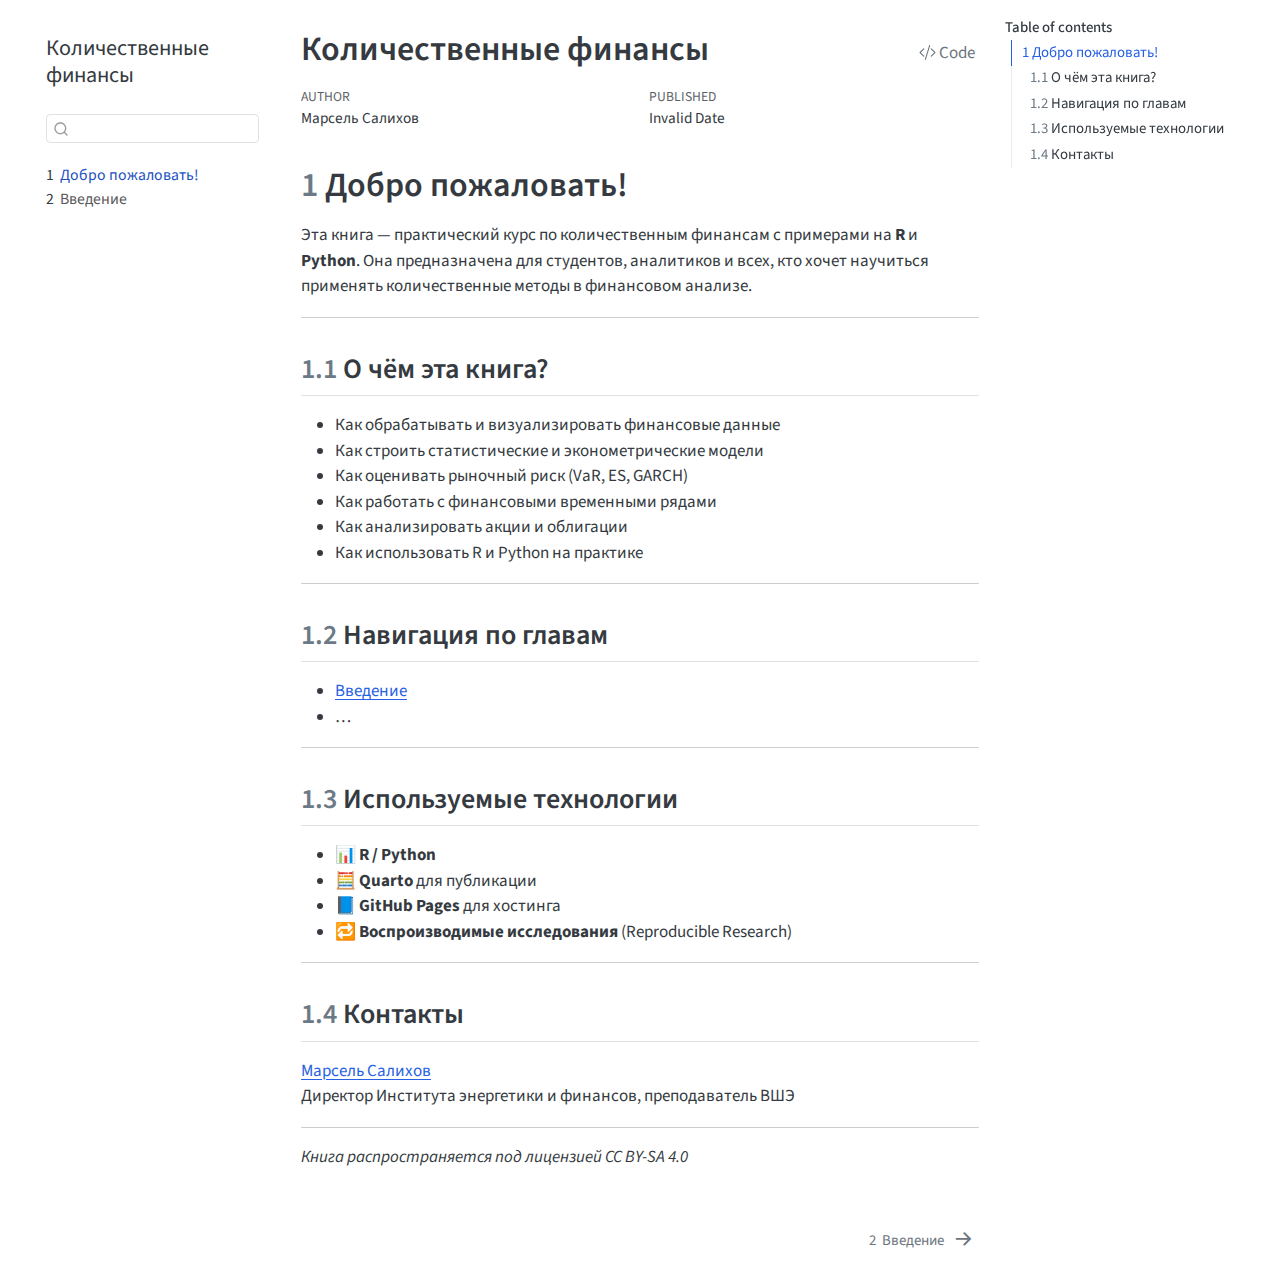
<file: index.html>
<!DOCTYPE html>
<html xmlns="http://www.w3.org/1999/xhtml" lang="en" xml:lang="en"><head>

<meta charset="utf-8">
<meta name="generator" content="quarto-1.7.31">

<meta name="viewport" content="width=device-width, initial-scale=1.0, user-scalable=yes">

<meta name="author" content="Марсель Салихов">

<title>Количественные финансы</title>
<style>
code{white-space: pre-wrap;}
span.smallcaps{font-variant: small-caps;}
div.columns{display: flex; gap: min(4vw, 1.5em);}
div.column{flex: auto; overflow-x: auto;}
div.hanging-indent{margin-left: 1.5em; text-indent: -1.5em;}
ul.task-list{list-style: none;}
ul.task-list li input[type="checkbox"] {
  width: 0.8em;
  margin: 0 0.8em 0.2em -1em; /* quarto-specific, see https://github.com/quarto-dev/quarto-cli/issues/4556 */ 
  vertical-align: middle;
}
/* CSS for syntax highlighting */
html { -webkit-text-size-adjust: 100%; }
pre > code.sourceCode { white-space: pre; position: relative; }
pre > code.sourceCode > span { display: inline-block; line-height: 1.25; }
pre > code.sourceCode > span:empty { height: 1.2em; }
.sourceCode { overflow: visible; }
code.sourceCode > span { color: inherit; text-decoration: inherit; }
div.sourceCode { margin: 1em 0; }
pre.sourceCode { margin: 0; }
@media screen {
div.sourceCode { overflow: auto; }
}
@media print {
pre > code.sourceCode { white-space: pre-wrap; }
pre > code.sourceCode > span { text-indent: -5em; padding-left: 5em; }
}
pre.numberSource code
  { counter-reset: source-line 0; }
pre.numberSource code > span
  { position: relative; left: -4em; counter-increment: source-line; }
pre.numberSource code > span > a:first-child::before
  { content: counter(source-line);
    position: relative; left: -1em; text-align: right; vertical-align: baseline;
    border: none; display: inline-block;
    -webkit-touch-callout: none; -webkit-user-select: none;
    -khtml-user-select: none; -moz-user-select: none;
    -ms-user-select: none; user-select: none;
    padding: 0 4px; width: 4em;
  }
pre.numberSource { margin-left: 3em;  padding-left: 4px; }
div.sourceCode
  {   }
@media screen {
pre > code.sourceCode > span > a:first-child::before { text-decoration: underline; }
}
</style>


<script src="site_libs/quarto-nav/quarto-nav.js"></script>
<script src="site_libs/quarto-nav/headroom.min.js"></script>
<script src="site_libs/clipboard/clipboard.min.js"></script>
<script src="site_libs/quarto-search/autocomplete.umd.js"></script>
<script src="site_libs/quarto-search/fuse.min.js"></script>
<script src="site_libs/quarto-search/quarto-search.js"></script>
<meta name="quarto:offset" content="./">
<link href="./01-intro.html" rel="next">
<script src="site_libs/quarto-html/quarto.js" type="module"></script>
<script src="site_libs/quarto-html/tabsets/tabsets.js" type="module"></script>
<script src="site_libs/quarto-html/popper.min.js"></script>
<script src="site_libs/quarto-html/tippy.umd.min.js"></script>
<script src="site_libs/quarto-html/anchor.min.js"></script>
<link href="site_libs/quarto-html/tippy.css" rel="stylesheet">
<link href="site_libs/quarto-html/quarto-syntax-highlighting-e1a5c8363afafaef2c763b6775fbf3ca.css" rel="stylesheet" id="quarto-text-highlighting-styles">
<script src="site_libs/bootstrap/bootstrap.min.js"></script>
<link href="site_libs/bootstrap/bootstrap-icons.css" rel="stylesheet">
<link href="site_libs/bootstrap/bootstrap-364982630eef5352dd1537128a8ed5cb.min.css" rel="stylesheet" append-hash="true" id="quarto-bootstrap" data-mode="light">
<script id="quarto-search-options" type="application/json">{
  "location": "sidebar",
  "copy-button": false,
  "collapse-after": 3,
  "panel-placement": "start",
  "type": "textbox",
  "limit": 50,
  "keyboard-shortcut": [
    "f",
    "/",
    "s"
  ],
  "show-item-context": false,
  "language": {
    "search-no-results-text": "No results",
    "search-matching-documents-text": "matching documents",
    "search-copy-link-title": "Copy link to search",
    "search-hide-matches-text": "Hide additional matches",
    "search-more-match-text": "more match in this document",
    "search-more-matches-text": "more matches in this document",
    "search-clear-button-title": "Clear",
    "search-text-placeholder": "",
    "search-detached-cancel-button-title": "Cancel",
    "search-submit-button-title": "Submit",
    "search-label": "Search"
  }
}</script>


</head>

<body class="nav-sidebar floating quarto-light">

<div id="quarto-search-results"></div>
  <header id="quarto-header" class="headroom fixed-top">
  <nav class="quarto-secondary-nav">
    <div class="container-fluid d-flex">
      <button type="button" class="quarto-btn-toggle btn" data-bs-toggle="collapse" role="button" data-bs-target=".quarto-sidebar-collapse-item" aria-controls="quarto-sidebar" aria-expanded="false" aria-label="Toggle sidebar navigation" onclick="if (window.quartoToggleHeadroom) { window.quartoToggleHeadroom(); }">
        <i class="bi bi-layout-text-sidebar-reverse"></i>
      </button>
        <nav class="quarto-page-breadcrumbs" aria-label="breadcrumb"><ol class="breadcrumb"><li class="breadcrumb-item"><a href="./index.html"><span class="chapter-number">1</span>&nbsp; <span class="chapter-title">Добро пожаловать!</span></a></li></ol></nav>
        <a class="flex-grow-1" role="navigation" data-bs-toggle="collapse" data-bs-target=".quarto-sidebar-collapse-item" aria-controls="quarto-sidebar" aria-expanded="false" aria-label="Toggle sidebar navigation" onclick="if (window.quartoToggleHeadroom) { window.quartoToggleHeadroom(); }">      
        </a>
      <button type="button" class="btn quarto-search-button" aria-label="Search" onclick="window.quartoOpenSearch();">
        <i class="bi bi-search"></i>
      </button>
    </div>
  </nav>
</header>
<!-- content -->
<div id="quarto-content" class="quarto-container page-columns page-rows-contents page-layout-article">
<!-- sidebar -->
  <nav id="quarto-sidebar" class="sidebar collapse collapse-horizontal quarto-sidebar-collapse-item sidebar-navigation floating overflow-auto">
    <div class="pt-lg-2 mt-2 text-left sidebar-header">
    <div class="sidebar-title mb-0 py-0">
      <a href="./">Количественные финансы</a> 
    </div>
      </div>
        <div class="mt-2 flex-shrink-0 align-items-center">
        <div class="sidebar-search">
        <div id="quarto-search" class="" title="Search"></div>
        </div>
        </div>
    <div class="sidebar-menu-container"> 
    <ul class="list-unstyled mt-1">
        <li class="sidebar-item">
  <div class="sidebar-item-container"> 
  <a href="./index.html" class="sidebar-item-text sidebar-link active">
 <span class="menu-text"><span class="chapter-number">1</span>&nbsp; <span class="chapter-title">Добро пожаловать!</span></span></a>
  </div>
</li>
        <li class="sidebar-item">
  <div class="sidebar-item-container"> 
  <a href="./01-intro.html" class="sidebar-item-text sidebar-link">
 <span class="menu-text"><span class="chapter-number">2</span>&nbsp; <span class="chapter-title">Введение</span></span></a>
  </div>
</li>
    </ul>
    </div>
</nav>
<div id="quarto-sidebar-glass" class="quarto-sidebar-collapse-item" data-bs-toggle="collapse" data-bs-target=".quarto-sidebar-collapse-item"></div>
<!-- margin-sidebar -->
    <div id="quarto-margin-sidebar" class="sidebar margin-sidebar">
        <nav id="TOC" role="doc-toc" class="toc-active">
    <h2 id="toc-title">Table of contents</h2>
   
  <ul>
  <li><a href="#добро-пожаловать" id="toc-добро-пожаловать" class="nav-link active" data-scroll-target="#добро-пожаловать"><span class="header-section-number">1</span> Добро пожаловать!</a>
  <ul class="collapse">
  <li><a href="#о-чём-эта-книга" id="toc-о-чём-эта-книга" class="nav-link" data-scroll-target="#о-чём-эта-книга"><span class="header-section-number">1.1</span> О чём эта книга?</a></li>
  <li><a href="#навигация-по-главам" id="toc-навигация-по-главам" class="nav-link" data-scroll-target="#навигация-по-главам"><span class="header-section-number">1.2</span> Навигация по главам</a></li>
  <li><a href="#используемые-технологии" id="toc-используемые-технологии" class="nav-link" data-scroll-target="#используемые-технологии"><span class="header-section-number">1.3</span> Используемые технологии</a></li>
  <li><a href="#контакты" id="toc-контакты" class="nav-link" data-scroll-target="#контакты"><span class="header-section-number">1.4</span> Контакты</a></li>
  </ul></li>
  </ul>
</nav>
    </div>
<!-- main -->
<main class="content" id="quarto-document-content">

<header id="title-block-header" class="quarto-title-block default">
<div class="quarto-title">
<div class="quarto-title-block"><div><h1 class="title">Количественные финансы</h1><button type="button" class="btn code-tools-button" id="quarto-code-tools-source"><i class="bi"></i> Code</button></div></div>
</div>



<div class="quarto-title-meta">

    <div>
    <div class="quarto-title-meta-heading">Author</div>
    <div class="quarto-title-meta-contents">
             <p>Марсель Салихов </p>
          </div>
  </div>
    
    <div>
    <div class="quarto-title-meta-heading">Published</div>
    <div class="quarto-title-meta-contents">
      <p class="date">Invalid Date</p>
    </div>
  </div>
  
    
  </div>
  


</header>


<section id="добро-пожаловать" class="level1" data-number="1">
<h1 data-number="1"><span class="header-section-number">1</span> Добро пожаловать!</h1>
<p>Эта книга — практический курс по количественным финансам с примерами на <strong>R</strong> и <strong>Python</strong>. Она предназначена для студентов, аналитиков и всех, кто хочет научиться применять количественные методы в финансовом анализе.</p>
<hr>
<section id="о-чём-эта-книга" class="level2" data-number="1.1">
<h2 data-number="1.1" class="anchored" data-anchor-id="о-чём-эта-книга"><span class="header-section-number">1.1</span> О чём эта книга?</h2>
<ul>
<li>Как обрабатывать и визуализировать финансовые данные</li>
<li>Как строить статистические и эконометрические модели</li>
<li>Как оценивать рыночный риск (VaR, ES, GARCH)</li>
<li>Как работать с финансовыми временными рядами</li>
<li>Как анализировать акции и облигации</li>
<li>Как использовать R и Python на практике</li>
</ul>
<hr>
</section>
<section id="навигация-по-главам" class="level2" data-number="1.2">
<h2 data-number="1.2" class="anchored" data-anchor-id="навигация-по-главам"><span class="header-section-number">1.2</span> Навигация по главам</h2>
<ul>
<li><a href="./01-intro.html">Введение</a></li>
<li>…</li>
</ul>
<hr>
</section>
<section id="используемые-технологии" class="level2" data-number="1.3">
<h2 data-number="1.3" class="anchored" data-anchor-id="используемые-технологии"><span class="header-section-number">1.3</span> Используемые технологии</h2>
<ul>
<li>📊 <strong>R / Python</strong></li>
<li>🧮 <strong>Quarto</strong> для публикации</li>
<li>📘 <strong>GitHub Pages</strong> для хостинга</li>
<li>🔁 <strong>Воспроизводимые исследования</strong> (Reproducible Research)</li>
</ul>
<hr>
</section>
<section id="контакты" class="level2" data-number="1.4">
<h2 data-number="1.4" class="anchored" data-anchor-id="контакты"><span class="header-section-number">1.4</span> Контакты</h2>
<p><a href="https://www.hse.ru/org/persons/26780297">Марсель Салихов</a><br>
Директор Института энергетики и финансов, преподаватель ВШЭ</p>
<hr>
<p><em>Книга распространяется под лицензией CC BY-SA 4.0</em></p>


<!-- -->

</section>
</section>

</main> <!-- /main -->
<script id="quarto-html-after-body" type="application/javascript">
  window.document.addEventListener("DOMContentLoaded", function (event) {
    const icon = "";
    const anchorJS = new window.AnchorJS();
    anchorJS.options = {
      placement: 'right',
      icon: icon
    };
    anchorJS.add('.anchored');
    const isCodeAnnotation = (el) => {
      for (const clz of el.classList) {
        if (clz.startsWith('code-annotation-')) {                     
          return true;
        }
      }
      return false;
    }
    const onCopySuccess = function(e) {
      // button target
      const button = e.trigger;
      // don't keep focus
      button.blur();
      // flash "checked"
      button.classList.add('code-copy-button-checked');
      var currentTitle = button.getAttribute("title");
      button.setAttribute("title", "Copied!");
      let tooltip;
      if (window.bootstrap) {
        button.setAttribute("data-bs-toggle", "tooltip");
        button.setAttribute("data-bs-placement", "left");
        button.setAttribute("data-bs-title", "Copied!");
        tooltip = new bootstrap.Tooltip(button, 
          { trigger: "manual", 
            customClass: "code-copy-button-tooltip",
            offset: [0, -8]});
        tooltip.show();    
      }
      setTimeout(function() {
        if (tooltip) {
          tooltip.hide();
          button.removeAttribute("data-bs-title");
          button.removeAttribute("data-bs-toggle");
          button.removeAttribute("data-bs-placement");
        }
        button.setAttribute("title", currentTitle);
        button.classList.remove('code-copy-button-checked');
      }, 1000);
      // clear code selection
      e.clearSelection();
    }
    const getTextToCopy = function(trigger) {
        const codeEl = trigger.previousElementSibling.cloneNode(true);
        for (const childEl of codeEl.children) {
          if (isCodeAnnotation(childEl)) {
            childEl.remove();
          }
        }
        return codeEl.innerText;
    }
    const clipboard = new window.ClipboardJS('.code-copy-button:not([data-in-quarto-modal])', {
      text: getTextToCopy
    });
    clipboard.on('success', onCopySuccess);
    if (window.document.getElementById('quarto-embedded-source-code-modal')) {
      const clipboardModal = new window.ClipboardJS('.code-copy-button[data-in-quarto-modal]', {
        text: getTextToCopy,
        container: window.document.getElementById('quarto-embedded-source-code-modal')
      });
      clipboardModal.on('success', onCopySuccess);
    }
    const viewSource = window.document.getElementById('quarto-view-source') ||
                       window.document.getElementById('quarto-code-tools-source');
    if (viewSource) {
      const sourceUrl = viewSource.getAttribute("data-quarto-source-url");
      viewSource.addEventListener("click", function(e) {
        if (sourceUrl) {
          // rstudio viewer pane
          if (/\bcapabilities=\b/.test(window.location)) {
            window.open(sourceUrl);
          } else {
            window.location.href = sourceUrl;
          }
        } else {
          const modal = new bootstrap.Modal(document.getElementById('quarto-embedded-source-code-modal'));
          modal.show();
        }
        return false;
      });
    }
    function toggleCodeHandler(show) {
      return function(e) {
        const detailsSrc = window.document.querySelectorAll(".cell > details > .sourceCode");
        for (let i=0; i<detailsSrc.length; i++) {
          const details = detailsSrc[i].parentElement;
          if (show) {
            details.open = true;
          } else {
            details.removeAttribute("open");
          }
        }
        const cellCodeDivs = window.document.querySelectorAll(".cell > .sourceCode");
        const fromCls = show ? "hidden" : "unhidden";
        const toCls = show ? "unhidden" : "hidden";
        for (let i=0; i<cellCodeDivs.length; i++) {
          const codeDiv = cellCodeDivs[i];
          if (codeDiv.classList.contains(fromCls)) {
            codeDiv.classList.remove(fromCls);
            codeDiv.classList.add(toCls);
          } 
        }
        return false;
      }
    }
    const hideAllCode = window.document.getElementById("quarto-hide-all-code");
    if (hideAllCode) {
      hideAllCode.addEventListener("click", toggleCodeHandler(false));
    }
    const showAllCode = window.document.getElementById("quarto-show-all-code");
    if (showAllCode) {
      showAllCode.addEventListener("click", toggleCodeHandler(true));
    }
      var localhostRegex = new RegExp(/^(?:http|https):\/\/localhost\:?[0-9]*\//);
      var mailtoRegex = new RegExp(/^mailto:/);
        var filterRegex = new RegExp('/' + window.location.host + '/');
      var isInternal = (href) => {
          return filterRegex.test(href) || localhostRegex.test(href) || mailtoRegex.test(href);
      }
      // Inspect non-navigation links and adorn them if external
     var links = window.document.querySelectorAll('a[href]:not(.nav-link):not(.navbar-brand):not(.toc-action):not(.sidebar-link):not(.sidebar-item-toggle):not(.pagination-link):not(.no-external):not([aria-hidden]):not(.dropdown-item):not(.quarto-navigation-tool):not(.about-link)');
      for (var i=0; i<links.length; i++) {
        const link = links[i];
        if (!isInternal(link.href)) {
          // undo the damage that might have been done by quarto-nav.js in the case of
          // links that we want to consider external
          if (link.dataset.originalHref !== undefined) {
            link.href = link.dataset.originalHref;
          }
        }
      }
    function tippyHover(el, contentFn, onTriggerFn, onUntriggerFn) {
      const config = {
        allowHTML: true,
        maxWidth: 500,
        delay: 100,
        arrow: false,
        appendTo: function(el) {
            return el.parentElement;
        },
        interactive: true,
        interactiveBorder: 10,
        theme: 'quarto',
        placement: 'bottom-start',
      };
      if (contentFn) {
        config.content = contentFn;
      }
      if (onTriggerFn) {
        config.onTrigger = onTriggerFn;
      }
      if (onUntriggerFn) {
        config.onUntrigger = onUntriggerFn;
      }
      window.tippy(el, config); 
    }
    const noterefs = window.document.querySelectorAll('a[role="doc-noteref"]');
    for (var i=0; i<noterefs.length; i++) {
      const ref = noterefs[i];
      tippyHover(ref, function() {
        // use id or data attribute instead here
        let href = ref.getAttribute('data-footnote-href') || ref.getAttribute('href');
        try { href = new URL(href).hash; } catch {}
        const id = href.replace(/^#\/?/, "");
        const note = window.document.getElementById(id);
        if (note) {
          return note.innerHTML;
        } else {
          return "";
        }
      });
    }
    const xrefs = window.document.querySelectorAll('a.quarto-xref');
    const processXRef = (id, note) => {
      // Strip column container classes
      const stripColumnClz = (el) => {
        el.classList.remove("page-full", "page-columns");
        if (el.children) {
          for (const child of el.children) {
            stripColumnClz(child);
          }
        }
      }
      stripColumnClz(note)
      if (id === null || id.startsWith('sec-')) {
        // Special case sections, only their first couple elements
        const container = document.createElement("div");
        if (note.children && note.children.length > 2) {
          container.appendChild(note.children[0].cloneNode(true));
          for (let i = 1; i < note.children.length; i++) {
            const child = note.children[i];
            if (child.tagName === "P" && child.innerText === "") {
              continue;
            } else {
              container.appendChild(child.cloneNode(true));
              break;
            }
          }
          if (window.Quarto?.typesetMath) {
            window.Quarto.typesetMath(container);
          }
          return container.innerHTML
        } else {
          if (window.Quarto?.typesetMath) {
            window.Quarto.typesetMath(note);
          }
          return note.innerHTML;
        }
      } else {
        // Remove any anchor links if they are present
        const anchorLink = note.querySelector('a.anchorjs-link');
        if (anchorLink) {
          anchorLink.remove();
        }
        if (window.Quarto?.typesetMath) {
          window.Quarto.typesetMath(note);
        }
        if (note.classList.contains("callout")) {
          return note.outerHTML;
        } else {
          return note.innerHTML;
        }
      }
    }
    for (var i=0; i<xrefs.length; i++) {
      const xref = xrefs[i];
      tippyHover(xref, undefined, function(instance) {
        instance.disable();
        let url = xref.getAttribute('href');
        let hash = undefined; 
        if (url.startsWith('#')) {
          hash = url;
        } else {
          try { hash = new URL(url).hash; } catch {}
        }
        if (hash) {
          const id = hash.replace(/^#\/?/, "");
          const note = window.document.getElementById(id);
          if (note !== null) {
            try {
              const html = processXRef(id, note.cloneNode(true));
              instance.setContent(html);
            } finally {
              instance.enable();
              instance.show();
            }
          } else {
            // See if we can fetch this
            fetch(url.split('#')[0])
            .then(res => res.text())
            .then(html => {
              const parser = new DOMParser();
              const htmlDoc = parser.parseFromString(html, "text/html");
              const note = htmlDoc.getElementById(id);
              if (note !== null) {
                const html = processXRef(id, note);
                instance.setContent(html);
              } 
            }).finally(() => {
              instance.enable();
              instance.show();
            });
          }
        } else {
          // See if we can fetch a full url (with no hash to target)
          // This is a special case and we should probably do some content thinning / targeting
          fetch(url)
          .then(res => res.text())
          .then(html => {
            const parser = new DOMParser();
            const htmlDoc = parser.parseFromString(html, "text/html");
            const note = htmlDoc.querySelector('main.content');
            if (note !== null) {
              // This should only happen for chapter cross references
              // (since there is no id in the URL)
              // remove the first header
              if (note.children.length > 0 && note.children[0].tagName === "HEADER") {
                note.children[0].remove();
              }
              const html = processXRef(null, note);
              instance.setContent(html);
            } 
          }).finally(() => {
            instance.enable();
            instance.show();
          });
        }
      }, function(instance) {
      });
    }
        let selectedAnnoteEl;
        const selectorForAnnotation = ( cell, annotation) => {
          let cellAttr = 'data-code-cell="' + cell + '"';
          let lineAttr = 'data-code-annotation="' +  annotation + '"';
          const selector = 'span[' + cellAttr + '][' + lineAttr + ']';
          return selector;
        }
        const selectCodeLines = (annoteEl) => {
          const doc = window.document;
          const targetCell = annoteEl.getAttribute("data-target-cell");
          const targetAnnotation = annoteEl.getAttribute("data-target-annotation");
          const annoteSpan = window.document.querySelector(selectorForAnnotation(targetCell, targetAnnotation));
          const lines = annoteSpan.getAttribute("data-code-lines").split(",");
          const lineIds = lines.map((line) => {
            return targetCell + "-" + line;
          })
          let top = null;
          let height = null;
          let parent = null;
          if (lineIds.length > 0) {
              //compute the position of the single el (top and bottom and make a div)
              const el = window.document.getElementById(lineIds[0]);
              top = el.offsetTop;
              height = el.offsetHeight;
              parent = el.parentElement.parentElement;
            if (lineIds.length > 1) {
              const lastEl = window.document.getElementById(lineIds[lineIds.length - 1]);
              const bottom = lastEl.offsetTop + lastEl.offsetHeight;
              height = bottom - top;
            }
            if (top !== null && height !== null && parent !== null) {
              // cook up a div (if necessary) and position it 
              let div = window.document.getElementById("code-annotation-line-highlight");
              if (div === null) {
                div = window.document.createElement("div");
                div.setAttribute("id", "code-annotation-line-highlight");
                div.style.position = 'absolute';
                parent.appendChild(div);
              }
              div.style.top = top - 2 + "px";
              div.style.height = height + 4 + "px";
              div.style.left = 0;
              let gutterDiv = window.document.getElementById("code-annotation-line-highlight-gutter");
              if (gutterDiv === null) {
                gutterDiv = window.document.createElement("div");
                gutterDiv.setAttribute("id", "code-annotation-line-highlight-gutter");
                gutterDiv.style.position = 'absolute';
                const codeCell = window.document.getElementById(targetCell);
                const gutter = codeCell.querySelector('.code-annotation-gutter');
                gutter.appendChild(gutterDiv);
              }
              gutterDiv.style.top = top - 2 + "px";
              gutterDiv.style.height = height + 4 + "px";
            }
            selectedAnnoteEl = annoteEl;
          }
        };
        const unselectCodeLines = () => {
          const elementsIds = ["code-annotation-line-highlight", "code-annotation-line-highlight-gutter"];
          elementsIds.forEach((elId) => {
            const div = window.document.getElementById(elId);
            if (div) {
              div.remove();
            }
          });
          selectedAnnoteEl = undefined;
        };
          // Handle positioning of the toggle
      window.addEventListener(
        "resize",
        throttle(() => {
          elRect = undefined;
          if (selectedAnnoteEl) {
            selectCodeLines(selectedAnnoteEl);
          }
        }, 10)
      );
      function throttle(fn, ms) {
      let throttle = false;
      let timer;
        return (...args) => {
          if(!throttle) { // first call gets through
              fn.apply(this, args);
              throttle = true;
          } else { // all the others get throttled
              if(timer) clearTimeout(timer); // cancel #2
              timer = setTimeout(() => {
                fn.apply(this, args);
                timer = throttle = false;
              }, ms);
          }
        };
      }
        // Attach click handler to the DT
        const annoteDls = window.document.querySelectorAll('dt[data-target-cell]');
        for (const annoteDlNode of annoteDls) {
          annoteDlNode.addEventListener('click', (event) => {
            const clickedEl = event.target;
            if (clickedEl !== selectedAnnoteEl) {
              unselectCodeLines();
              const activeEl = window.document.querySelector('dt[data-target-cell].code-annotation-active');
              if (activeEl) {
                activeEl.classList.remove('code-annotation-active');
              }
              selectCodeLines(clickedEl);
              clickedEl.classList.add('code-annotation-active');
            } else {
              // Unselect the line
              unselectCodeLines();
              clickedEl.classList.remove('code-annotation-active');
            }
          });
        }
    const findCites = (el) => {
      const parentEl = el.parentElement;
      if (parentEl) {
        const cites = parentEl.dataset.cites;
        if (cites) {
          return {
            el,
            cites: cites.split(' ')
          };
        } else {
          return findCites(el.parentElement)
        }
      } else {
        return undefined;
      }
    };
    var bibliorefs = window.document.querySelectorAll('a[role="doc-biblioref"]');
    for (var i=0; i<bibliorefs.length; i++) {
      const ref = bibliorefs[i];
      const citeInfo = findCites(ref);
      if (citeInfo) {
        tippyHover(citeInfo.el, function() {
          var popup = window.document.createElement('div');
          citeInfo.cites.forEach(function(cite) {
            var citeDiv = window.document.createElement('div');
            citeDiv.classList.add('hanging-indent');
            citeDiv.classList.add('csl-entry');
            var biblioDiv = window.document.getElementById('ref-' + cite);
            if (biblioDiv) {
              citeDiv.innerHTML = biblioDiv.innerHTML;
            }
            popup.appendChild(citeDiv);
          });
          return popup.innerHTML;
        });
      }
    }
  });
  </script>
<nav class="page-navigation">
  <div class="nav-page nav-page-previous">
  </div>
  <div class="nav-page nav-page-next">
      <a href="./01-intro.html" class="pagination-link" aria-label="Введение">
        <span class="nav-page-text"><span class="chapter-number">2</span>&nbsp; <span class="chapter-title">Введение</span></span> <i class="bi bi-arrow-right-short"></i>
      </a>
  </div>
</nav><div class="modal fade" id="quarto-embedded-source-code-modal" tabindex="-1" aria-labelledby="quarto-embedded-source-code-modal-label" aria-hidden="true"><div class="modal-dialog modal-dialog-scrollable"><div class="modal-content"><div class="modal-header"><h5 class="modal-title" id="quarto-embedded-source-code-modal-label">Source Code</h5><button class="btn-close" data-bs-dismiss="modal"></button></div><div class="modal-body"><div class="">
<div class="sourceCode" id="cb1" data-shortcodes="false"><pre class="sourceCode markdown code-with-copy"><code class="sourceCode markdown"><span id="cb1-1"><a href="#cb1-1" aria-hidden="true" tabindex="-1"></a><span class="fu"># Добро пожаловать!</span></span>
<span id="cb1-2"><a href="#cb1-2" aria-hidden="true" tabindex="-1"></a></span>
<span id="cb1-3"><a href="#cb1-3" aria-hidden="true" tabindex="-1"></a>Эта книга — практический курс по количественным финансам с примерами на **R** и **Python**. Она предназначена для студентов, аналитиков и всех, кто хочет научиться применять количественные методы в финансовом анализе.</span>
<span id="cb1-4"><a href="#cb1-4" aria-hidden="true" tabindex="-1"></a></span>
<span id="cb1-5"><a href="#cb1-5" aria-hidden="true" tabindex="-1"></a>---</span>
<span id="cb1-6"><a href="#cb1-6" aria-hidden="true" tabindex="-1"></a></span>
<span id="cb1-7"><a href="#cb1-7" aria-hidden="true" tabindex="-1"></a><span class="fu">## О чём эта книга?</span></span>
<span id="cb1-8"><a href="#cb1-8" aria-hidden="true" tabindex="-1"></a></span>
<span id="cb1-9"><a href="#cb1-9" aria-hidden="true" tabindex="-1"></a><span class="ss">- </span>Как обрабатывать и визуализировать финансовые данные</span>
<span id="cb1-10"><a href="#cb1-10" aria-hidden="true" tabindex="-1"></a><span class="ss">- </span>Как строить статистические и эконометрические модели</span>
<span id="cb1-11"><a href="#cb1-11" aria-hidden="true" tabindex="-1"></a><span class="ss">- </span>Как оценивать рыночный риск (VaR, ES, GARCH)</span>
<span id="cb1-12"><a href="#cb1-12" aria-hidden="true" tabindex="-1"></a><span class="ss">- </span>Как работать с финансовыми временными рядами</span>
<span id="cb1-13"><a href="#cb1-13" aria-hidden="true" tabindex="-1"></a><span class="ss">- </span>Как анализировать акции и облигации</span>
<span id="cb1-14"><a href="#cb1-14" aria-hidden="true" tabindex="-1"></a><span class="ss">- </span>Как использовать R и Python на практике</span>
<span id="cb1-15"><a href="#cb1-15" aria-hidden="true" tabindex="-1"></a></span>
<span id="cb1-16"><a href="#cb1-16" aria-hidden="true" tabindex="-1"></a>---</span>
<span id="cb1-17"><a href="#cb1-17" aria-hidden="true" tabindex="-1"></a></span>
<span id="cb1-18"><a href="#cb1-18" aria-hidden="true" tabindex="-1"></a><span class="fu">## Навигация по главам</span></span>
<span id="cb1-19"><a href="#cb1-19" aria-hidden="true" tabindex="-1"></a></span>
<span id="cb1-20"><a href="#cb1-20" aria-hidden="true" tabindex="-1"></a><span class="ss">- </span><span class="co">[</span><span class="ot">Введение</span><span class="co">](01-intro.qmd)</span></span>
<span id="cb1-21"><a href="#cb1-21" aria-hidden="true" tabindex="-1"></a><span class="ss">- </span>...</span>
<span id="cb1-22"><a href="#cb1-22" aria-hidden="true" tabindex="-1"></a></span>
<span id="cb1-23"><a href="#cb1-23" aria-hidden="true" tabindex="-1"></a>---</span>
<span id="cb1-24"><a href="#cb1-24" aria-hidden="true" tabindex="-1"></a></span>
<span id="cb1-25"><a href="#cb1-25" aria-hidden="true" tabindex="-1"></a><span class="fu">## Используемые технологии</span></span>
<span id="cb1-26"><a href="#cb1-26" aria-hidden="true" tabindex="-1"></a></span>
<span id="cb1-27"><a href="#cb1-27" aria-hidden="true" tabindex="-1"></a><span class="ss">- </span>📊 **R / Python**</span>
<span id="cb1-28"><a href="#cb1-28" aria-hidden="true" tabindex="-1"></a><span class="ss">- </span>🧮 **Quarto** для публикации</span>
<span id="cb1-29"><a href="#cb1-29" aria-hidden="true" tabindex="-1"></a><span class="ss">- </span>📘 **GitHub Pages** для хостинга</span>
<span id="cb1-30"><a href="#cb1-30" aria-hidden="true" tabindex="-1"></a><span class="ss">- </span>🔁 **Воспроизводимые исследования** (Reproducible Research)</span>
<span id="cb1-31"><a href="#cb1-31" aria-hidden="true" tabindex="-1"></a></span>
<span id="cb1-32"><a href="#cb1-32" aria-hidden="true" tabindex="-1"></a>---</span>
<span id="cb1-33"><a href="#cb1-33" aria-hidden="true" tabindex="-1"></a></span>
<span id="cb1-34"><a href="#cb1-34" aria-hidden="true" tabindex="-1"></a><span class="fu">## Контакты</span></span>
<span id="cb1-35"><a href="#cb1-35" aria-hidden="true" tabindex="-1"></a></span>
<span id="cb1-36"><a href="#cb1-36" aria-hidden="true" tabindex="-1"></a><span class="co">[</span><span class="ot">Марсель Салихов</span><span class="co">](https://www.hse.ru/org/persons/26780297)</span>  </span>
<span id="cb1-37"><a href="#cb1-37" aria-hidden="true" tabindex="-1"></a>Директор Института энергетики и финансов, преподаватель ВШЭ</span>
<span id="cb1-38"><a href="#cb1-38" aria-hidden="true" tabindex="-1"></a></span>
<span id="cb1-39"><a href="#cb1-39" aria-hidden="true" tabindex="-1"></a>---</span>
<span id="cb1-40"><a href="#cb1-40" aria-hidden="true" tabindex="-1"></a></span>
<span id="cb1-41"><a href="#cb1-41" aria-hidden="true" tabindex="-1"></a>_Книга распространяется под лицензией CC BY-SA 4.0_</span></code><button title="Copy to Clipboard" class="code-copy-button" data-in-quarto-modal=""><i class="bi"></i></button></pre></div>
</div></div></div></div></div>
</div> <!-- /content -->




</body></html>
</file>
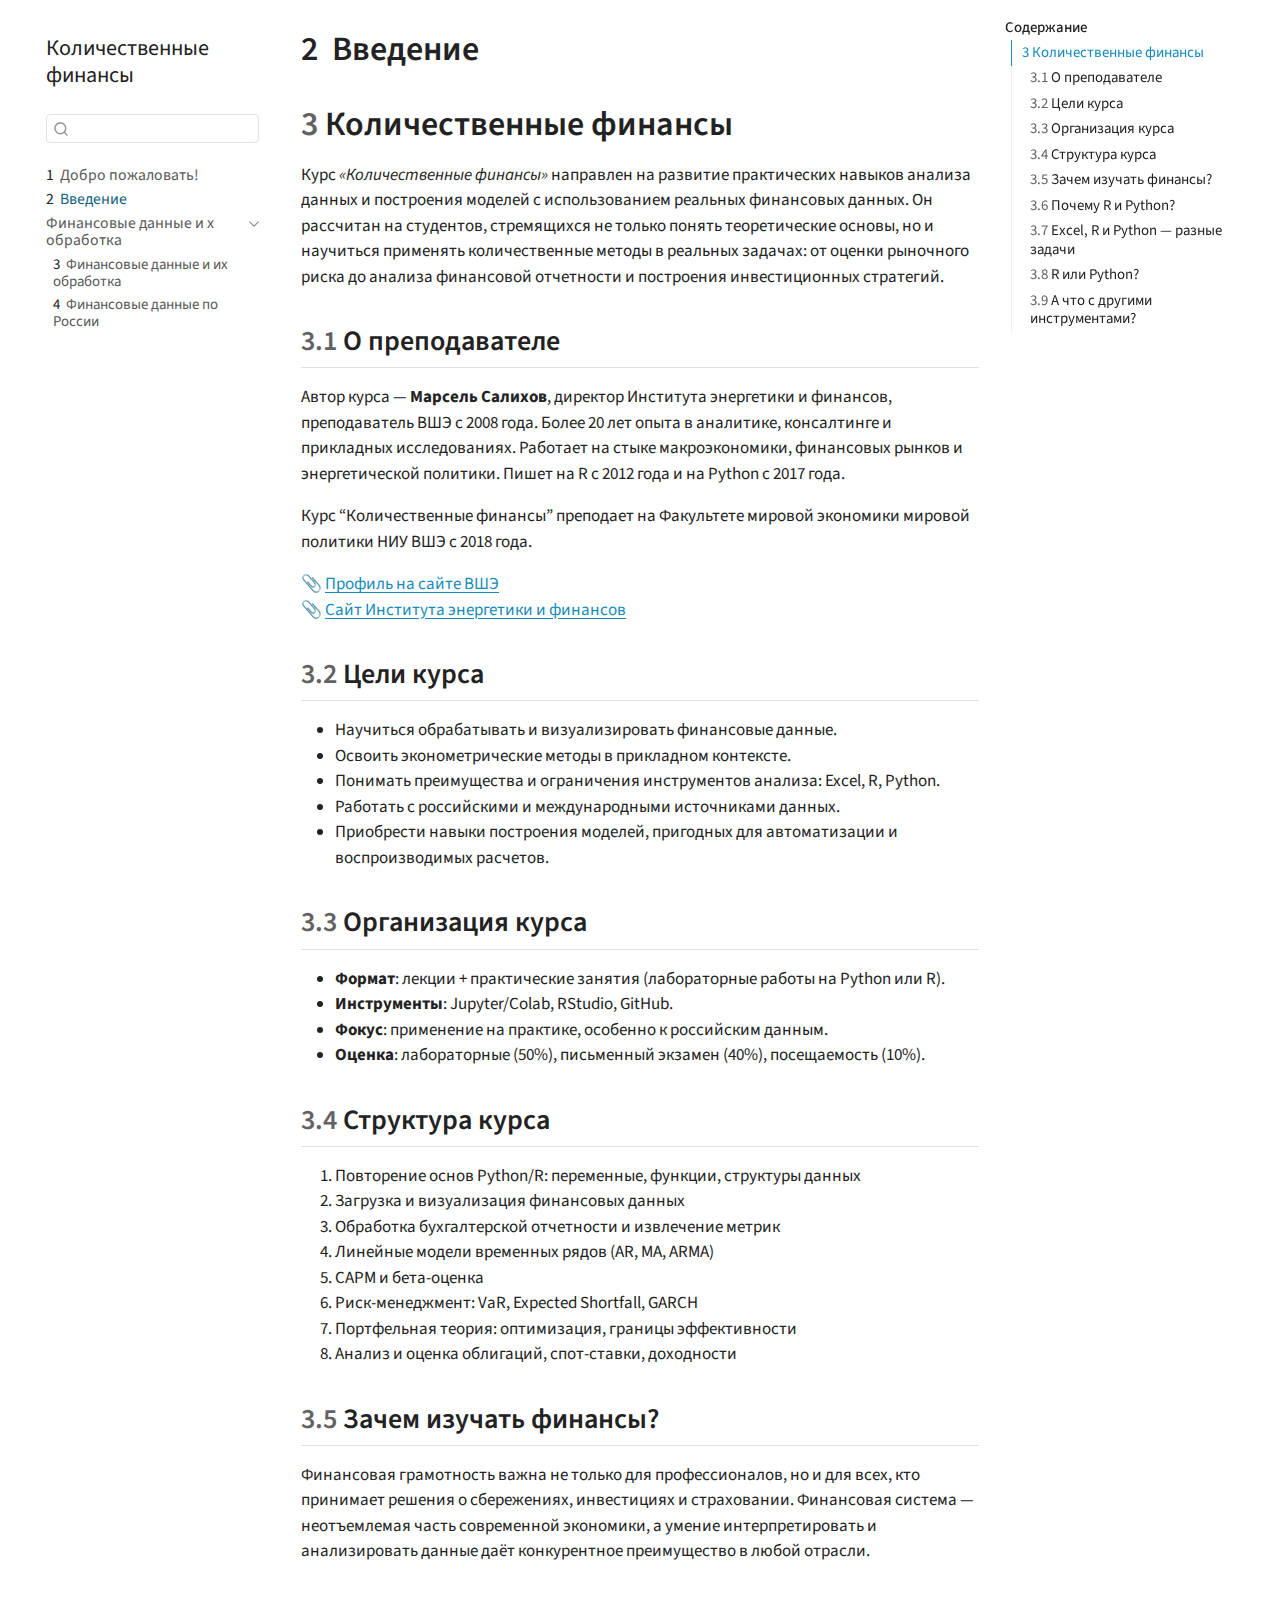
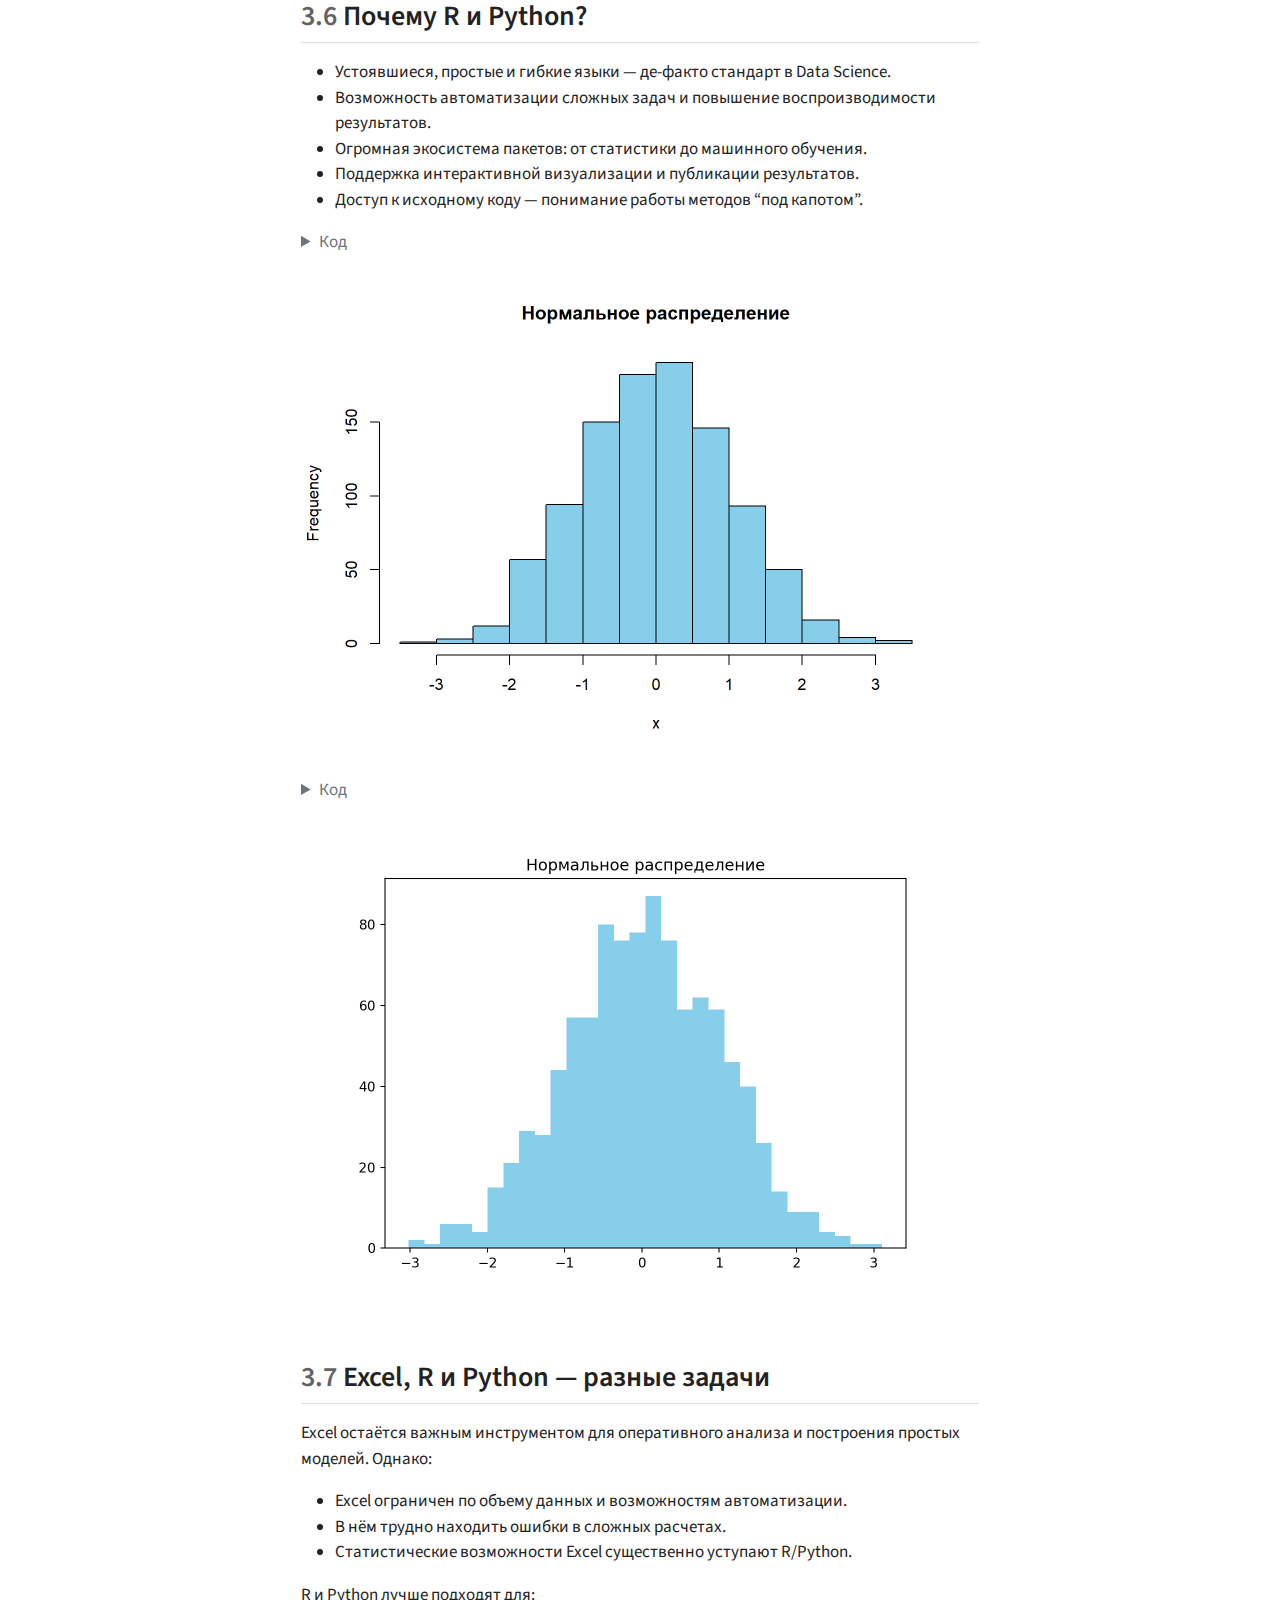
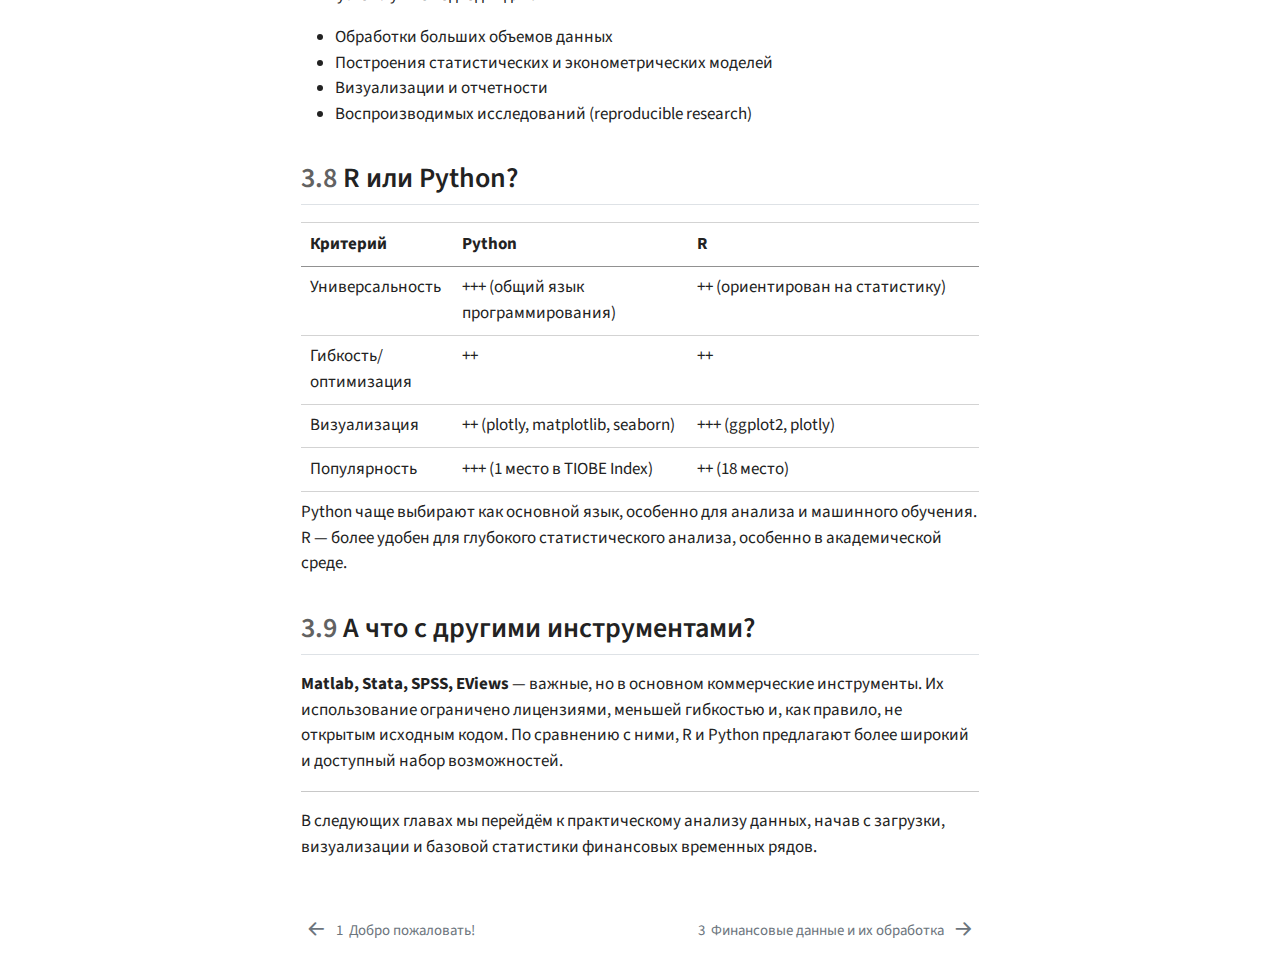
<file: 01-intro.html>
<!DOCTYPE html>
<html xmlns="http://www.w3.org/1999/xhtml" lang="ru" xml:lang="ru"><head>

<meta charset="utf-8">
<meta name="generator" content="quarto-1.7.31">

<meta name="viewport" content="width=device-width, initial-scale=1.0, user-scalable=yes">


<title>2&nbsp; Введение – Количественные финансы</title>
<style>
code{white-space: pre-wrap;}
span.smallcaps{font-variant: small-caps;}
div.columns{display: flex; gap: min(4vw, 1.5em);}
div.column{flex: auto; overflow-x: auto;}
div.hanging-indent{margin-left: 1.5em; text-indent: -1.5em;}
ul.task-list{list-style: none;}
ul.task-list li input[type="checkbox"] {
  width: 0.8em;
  margin: 0 0.8em 0.2em -1em; /* quarto-specific, see https://github.com/quarto-dev/quarto-cli/issues/4556 */ 
  vertical-align: middle;
}
/* CSS for syntax highlighting */
html { -webkit-text-size-adjust: 100%; }
pre > code.sourceCode { white-space: pre; position: relative; }
pre > code.sourceCode > span { display: inline-block; line-height: 1.25; }
pre > code.sourceCode > span:empty { height: 1.2em; }
.sourceCode { overflow: visible; }
code.sourceCode > span { color: inherit; text-decoration: inherit; }
div.sourceCode { margin: 1em 0; }
pre.sourceCode { margin: 0; }
@media screen {
div.sourceCode { overflow: auto; }
}
@media print {
pre > code.sourceCode { white-space: pre-wrap; }
pre > code.sourceCode > span { text-indent: -5em; padding-left: 5em; }
}
pre.numberSource code
  { counter-reset: source-line 0; }
pre.numberSource code > span
  { position: relative; left: -4em; counter-increment: source-line; }
pre.numberSource code > span > a:first-child::before
  { content: counter(source-line);
    position: relative; left: -1em; text-align: right; vertical-align: baseline;
    border: none; display: inline-block;
    -webkit-touch-callout: none; -webkit-user-select: none;
    -khtml-user-select: none; -moz-user-select: none;
    -ms-user-select: none; user-select: none;
    padding: 0 4px; width: 4em;
  }
pre.numberSource { margin-left: 3em;  padding-left: 4px; }
div.sourceCode
  {   }
@media screen {
pre > code.sourceCode > span > a:first-child::before { text-decoration: underline; }
}
</style>


<script src="site_libs/quarto-nav/quarto-nav.js"></script>
<script src="site_libs/quarto-nav/headroom.min.js"></script>
<script src="site_libs/clipboard/clipboard.min.js"></script>
<script src="site_libs/quarto-search/autocomplete.umd.js"></script>
<script src="site_libs/quarto-search/fuse.min.js"></script>
<script src="site_libs/quarto-search/quarto-search.js"></script>
<meta name="quarto:offset" content="./">
<link href="./02-financial-data.html" rel="next">
<link href="./index.html" rel="prev">
<script src="site_libs/quarto-html/quarto.js" type="module"></script>
<script src="site_libs/quarto-html/tabsets/tabsets.js" type="module"></script>
<script src="site_libs/quarto-html/popper.min.js"></script>
<script src="site_libs/quarto-html/tippy.umd.min.js"></script>
<script src="site_libs/quarto-html/anchor.min.js"></script>
<link href="site_libs/quarto-html/tippy.css" rel="stylesheet">
<link href="site_libs/quarto-html/quarto-syntax-highlighting-e1a5c8363afafaef2c763b6775fbf3ca.css" rel="stylesheet" id="quarto-text-highlighting-styles">
<script src="site_libs/bootstrap/bootstrap.min.js"></script>
<link href="site_libs/bootstrap/bootstrap-icons.css" rel="stylesheet">
<link href="site_libs/bootstrap/bootstrap-a26c67caf6de3d1b0db4c204379513fa.min.css" rel="stylesheet" append-hash="true" id="quarto-bootstrap" data-mode="light">
<script id="quarto-search-options" type="application/json">{
  "location": "sidebar",
  "copy-button": false,
  "collapse-after": 3,
  "panel-placement": "start",
  "type": "textbox",
  "limit": 50,
  "keyboard-shortcut": [
    "f",
    "/",
    "s"
  ],
  "show-item-context": false,
  "language": {
    "search-no-results-text": "Поиск не дал результатов",
    "search-matching-documents-text": "Результаты поиска",
    "search-copy-link-title": "Скопировать ссылку",
    "search-hide-matches-text": "Скрыть дополнительные результаты",
    "search-more-match-text": "дополнительный результат в этом документе",
    "search-more-matches-text": "дополнительных результата(-ов) в этом документе",
    "search-clear-button-title": "Очистить",
    "search-text-placeholder": "",
    "search-detached-cancel-button-title": "Отменить",
    "search-submit-button-title": "Найти",
    "search-label": "Поиск"
  }
}</script>


</head>

<body class="nav-sidebar floating quarto-light">

<div id="quarto-search-results"></div>
  <header id="quarto-header" class="headroom fixed-top">
  <nav class="quarto-secondary-nav">
    <div class="container-fluid d-flex">
      <button type="button" class="quarto-btn-toggle btn" data-bs-toggle="collapse" role="button" data-bs-target=".quarto-sidebar-collapse-item" aria-controls="quarto-sidebar" aria-expanded="false" aria-label="Переключить боковую панель навигации" onclick="if (window.quartoToggleHeadroom) { window.quartoToggleHeadroom(); }">
        <i class="bi bi-layout-text-sidebar-reverse"></i>
      </button>
        <nav class="quarto-page-breadcrumbs" aria-label="breadcrumb"><ol class="breadcrumb"><li class="breadcrumb-item"><a href="./01-intro.html"><span class="chapter-number">2</span>&nbsp; <span class="chapter-title">Введение</span></a></li></ol></nav>
        <a class="flex-grow-1" role="navigation" data-bs-toggle="collapse" data-bs-target=".quarto-sidebar-collapse-item" aria-controls="quarto-sidebar" aria-expanded="false" aria-label="Переключить боковую панель навигации" onclick="if (window.quartoToggleHeadroom) { window.quartoToggleHeadroom(); }">      
        </a>
      <button type="button" class="btn quarto-search-button" aria-label="Поиск" onclick="window.quartoOpenSearch();">
        <i class="bi bi-search"></i>
      </button>
    </div>
  </nav>
</header>
<!-- content -->
<div id="quarto-content" class="quarto-container page-columns page-rows-contents page-layout-article">
<!-- sidebar -->
  <nav id="quarto-sidebar" class="sidebar collapse collapse-horizontal quarto-sidebar-collapse-item sidebar-navigation floating overflow-auto">
    <div class="pt-lg-2 mt-2 text-left sidebar-header">
    <div class="sidebar-title mb-0 py-0">
      <a href="./">Количественные финансы</a> 
    </div>
      </div>
        <div class="mt-2 flex-shrink-0 align-items-center">
        <div class="sidebar-search">
        <div id="quarto-search" class="" title="Поиск"></div>
        </div>
        </div>
    <div class="sidebar-menu-container"> 
    <ul class="list-unstyled mt-1">
        <li class="sidebar-item">
  <div class="sidebar-item-container"> 
  <a href="./index.html" class="sidebar-item-text sidebar-link">
 <span class="menu-text"><span class="chapter-number">1</span>&nbsp; <span class="chapter-title">Добро пожаловать!</span></span></a>
  </div>
</li>
        <li class="sidebar-item">
  <div class="sidebar-item-container"> 
  <a href="./01-intro.html" class="sidebar-item-text sidebar-link active">
 <span class="menu-text"><span class="chapter-number">2</span>&nbsp; <span class="chapter-title">Введение</span></span></a>
  </div>
</li>
        <li class="sidebar-item sidebar-item-section">
      <div class="sidebar-item-container"> 
            <a class="sidebar-item-text sidebar-link text-start" data-bs-toggle="collapse" data-bs-target="#quarto-sidebar-section-1" role="navigation" aria-expanded="true">
 <span class="menu-text">Финансовые данные и х обработка</span></a>
          <a class="sidebar-item-toggle text-start" data-bs-toggle="collapse" data-bs-target="#quarto-sidebar-section-1" role="navigation" aria-expanded="true" aria-label="Переключить раздел">
            <i class="bi bi-chevron-right ms-2"></i>
          </a> 
      </div>
      <ul id="quarto-sidebar-section-1" class="collapse list-unstyled sidebar-section depth1 show">  
          <li class="sidebar-item">
  <div class="sidebar-item-container"> 
  <a href="./02-financial-data.html" class="sidebar-item-text sidebar-link">
 <span class="menu-text"><span class="chapter-number">3</span>&nbsp; <span class="chapter-title">Финансовые данные и их обработка</span></span></a>
  </div>
</li>
          <li class="sidebar-item">
  <div class="sidebar-item-container"> 
  <a href="./02-financial-data-russia.html" class="sidebar-item-text sidebar-link">
 <span class="menu-text"><span class="chapter-number">4</span>&nbsp; <span class="chapter-title">Финансовые данные по России</span></span></a>
  </div>
</li>
      </ul>
  </li>
    </ul>
    </div>
</nav>
<div id="quarto-sidebar-glass" class="quarto-sidebar-collapse-item" data-bs-toggle="collapse" data-bs-target=".quarto-sidebar-collapse-item"></div>
<!-- margin-sidebar -->
    <div id="quarto-margin-sidebar" class="sidebar margin-sidebar">
        <nav id="TOC" role="doc-toc" class="toc-active">
    <h2 id="toc-title">Содержание</h2>
   
  <ul>
  <li><a href="#количественные-финансы" id="toc-количественные-финансы" class="nav-link active" data-scroll-target="#количественные-финансы"><span class="header-section-number">3</span> Количественные финансы</a>
  <ul class="collapse">
  <li><a href="#о-преподавателе" id="toc-о-преподавателе" class="nav-link" data-scroll-target="#о-преподавателе"><span class="header-section-number">3.1</span> О преподавателе</a></li>
  <li><a href="#цели-курса" id="toc-цели-курса" class="nav-link" data-scroll-target="#цели-курса"><span class="header-section-number">3.2</span> Цели курса</a></li>
  <li><a href="#организация-курса" id="toc-организация-курса" class="nav-link" data-scroll-target="#организация-курса"><span class="header-section-number">3.3</span> Организация курса</a></li>
  <li><a href="#структура-курса" id="toc-структура-курса" class="nav-link" data-scroll-target="#структура-курса"><span class="header-section-number">3.4</span> Структура курса</a></li>
  <li><a href="#зачем-изучать-финансы" id="toc-зачем-изучать-финансы" class="nav-link" data-scroll-target="#зачем-изучать-финансы"><span class="header-section-number">3.5</span> Зачем изучать финансы?</a></li>
  <li><a href="#почему-r-и-python" id="toc-почему-r-и-python" class="nav-link" data-scroll-target="#почему-r-и-python"><span class="header-section-number">3.6</span> Почему R и Python?</a></li>
  <li><a href="#excel-r-и-python-разные-задачи" id="toc-excel-r-и-python-разные-задачи" class="nav-link" data-scroll-target="#excel-r-и-python-разные-задачи"><span class="header-section-number">3.7</span> Excel, R и Python — разные задачи</a></li>
  <li><a href="#r-или-python" id="toc-r-или-python" class="nav-link" data-scroll-target="#r-или-python"><span class="header-section-number">3.8</span> R или Python?</a></li>
  <li><a href="#а-что-с-другими-инструментами" id="toc-а-что-с-другими-инструментами" class="nav-link" data-scroll-target="#а-что-с-другими-инструментами"><span class="header-section-number">3.9</span> А что с другими инструментами?</a></li>
  </ul></li>
  </ul>
</nav>
    </div>
<!-- main -->
<main class="content" id="quarto-document-content">

<header id="title-block-header" class="quarto-title-block default">
<div class="quarto-title">
<h1 class="title"><span class="chapter-number">2</span>&nbsp; <span class="chapter-title">Введение</span></h1>
</div>



<div class="quarto-title-meta">

    
  
    
  </div>
  


</header>


<section id="количественные-финансы" class="level1" data-number="3">
<h1 data-number="3"><span class="header-section-number">3</span> Количественные финансы</h1>
<p>Курс <em>«Количественные финансы»</em> направлен на развитие практических навыков анализа данных и построения моделей с использованием реальных финансовых данных. Он рассчитан на студентов, стремящихся не только понять теоретические основы, но и научиться применять количественные методы в реальных задачах: от оценки рыночного риска до анализа финансовой отчетности и построения инвестиционных стратегий.</p>
<section id="о-преподавателе" class="level2" data-number="3.1">
<h2 data-number="3.1" class="anchored" data-anchor-id="о-преподавателе"><span class="header-section-number">3.1</span> О преподавателе</h2>
<p>Автор курса — <strong>Марсель Салихов</strong>, директор Института энергетики и финансов, преподаватель ВШЭ с 2008 года. Более 20 лет опыта в аналитике, консалтинге и прикладных исследованиях. Работает на стыке макроэкономики, финансовых рынков и энергетической политики. Пишет на R с 2012 года и на Python с 2017 года.</p>
<p>Курс “Количественные финансы” преподает на Факультете мировой экономики мировой политики НИУ ВШЭ с 2018 года.</p>
<p>📎 <a href="https://www.hse.ru/org/persons/26780297">Профиль на сайте ВШЭ</a><br>
📎 <a href="https://fief.ru/">Сайт Института энергетики и финансов</a></p>
</section>
<section id="цели-курса" class="level2" data-number="3.2">
<h2 data-number="3.2" class="anchored" data-anchor-id="цели-курса"><span class="header-section-number">3.2</span> Цели курса</h2>
<ul>
<li>Научиться обрабатывать и визуализировать финансовые данные.</li>
<li>Освоить эконометрические методы в прикладном контексте.</li>
<li>Понимать преимущества и ограничения инструментов анализа: Excel, R, Python.</li>
<li>Работать с российскими и международными источниками данных.</li>
<li>Приобрести навыки построения моделей, пригодных для автоматизации и воспроизводимых расчетов.</li>
</ul>
</section>
<section id="организация-курса" class="level2" data-number="3.3">
<h2 data-number="3.3" class="anchored" data-anchor-id="организация-курса"><span class="header-section-number">3.3</span> Организация курса</h2>
<ul>
<li><strong>Формат</strong>: лекции + практические занятия (лабораторные работы на Python или R).</li>
<li><strong>Инструменты</strong>: Jupyter/Colab, RStudio, GitHub.</li>
<li><strong>Фокус</strong>: применение на практике, особенно к российским данным.</li>
<li><strong>Оценка</strong>: лабораторные (50%), письменный экзамен (40%), посещаемость (10%).</li>
</ul>
</section>
<section id="структура-курса" class="level2" data-number="3.4">
<h2 data-number="3.4" class="anchored" data-anchor-id="структура-курса"><span class="header-section-number">3.4</span> Структура курса</h2>
<ol type="1">
<li>Повторение основ Python/R: переменные, функции, структуры данных</li>
<li>Загрузка и визуализация финансовых данных</li>
<li>Обработка бухгалтерской отчетности и извлечение метрик</li>
<li>Линейные модели временных рядов (AR, MA, ARMA)</li>
<li>CAPM и бета-оценка</li>
<li>Риск-менеджмент: VaR, Expected Shortfall, GARCH</li>
<li>Портфельная теория: оптимизация, границы эффективности</li>
<li>Анализ и оценка облигаций, спот-ставки, доходности</li>
</ol>
</section>
<section id="зачем-изучать-финансы" class="level2" data-number="3.5">
<h2 data-number="3.5" class="anchored" data-anchor-id="зачем-изучать-финансы"><span class="header-section-number">3.5</span> Зачем изучать финансы?</h2>
<p>Финансовая грамотность важна не только для профессионалов, но и для всех, кто принимает решения о сбережениях, инвестициях и страховании. Финансовая система — неотъемлемая часть современной экономики, а умение интерпретировать и анализировать данные даёт конкурентное преимущество в любой отрасли.</p>
</section>
<section id="почему-r-и-python" class="level2" data-number="3.6">
<h2 data-number="3.6" class="anchored" data-anchor-id="почему-r-и-python"><span class="header-section-number">3.6</span> Почему R и Python?</h2>
<ul>
<li>Устоявшиеся, простые и гибкие языки — де-факто стандарт в Data Science.</li>
<li>Возможность автоматизации сложных задач и повышение воспроизводимости результатов.</li>
<li>Огромная экосистема пакетов: от статистики до машинного обучения.</li>
<li>Поддержка интерактивной визуализации и публикации результатов.</li>
<li>Доступ к исходному коду — понимание работы методов “под капотом”.</li>
</ul>
<div class="cell">
<details class="code-fold">
<summary>Код</summary>
<div class="sourceCode cell-code" id="cb1"><pre class="sourceCode r code-with-copy"><code class="sourceCode r"><span id="cb1-1"><a href="#cb1-1" aria-hidden="true" tabindex="-1"></a><span class="co"># Пример R-кода</span></span>
<span id="cb1-2"><a href="#cb1-2" aria-hidden="true" tabindex="-1"></a>x <span class="ot">&lt;-</span> <span class="fu">rnorm</span>(<span class="dv">1000</span>)</span>
<span id="cb1-3"><a href="#cb1-3" aria-hidden="true" tabindex="-1"></a><span class="fu">hist</span>(x, <span class="at">col =</span> <span class="st">"skyblue"</span>, <span class="at">main =</span> <span class="st">"Нормальное распределение"</span>)</span></code><button title="Скопировать текст" class="code-copy-button"><i class="bi"></i></button></pre></div>
</details>
<div class="cell-output-display">
<div>
<figure class="figure">
<p><img src="figures-html/unnamed-chunk-1-1.png" class="img-fluid figure-img" width="672"></p>
</figure>
</div>
</div>
</div>
<div class="cell">
<details class="code-fold">
<summary>Код</summary>
<div class="sourceCode cell-code" id="cb2"><pre class="sourceCode python code-with-copy"><code class="sourceCode python"><span id="cb2-1"><a href="#cb2-1" aria-hidden="true" tabindex="-1"></a><span class="co"># Пример Python-кода</span></span>
<span id="cb2-2"><a href="#cb2-2" aria-hidden="true" tabindex="-1"></a><span class="im">import</span> numpy <span class="im">as</span> np</span>
<span id="cb2-3"><a href="#cb2-3" aria-hidden="true" tabindex="-1"></a><span class="im">import</span> matplotlib.pyplot <span class="im">as</span> plt</span>
<span id="cb2-4"><a href="#cb2-4" aria-hidden="true" tabindex="-1"></a></span>
<span id="cb2-5"><a href="#cb2-5" aria-hidden="true" tabindex="-1"></a>x <span class="op">=</span> np.random.normal(size<span class="op">=</span><span class="dv">1000</span>)</span>
<span id="cb2-6"><a href="#cb2-6" aria-hidden="true" tabindex="-1"></a>plt.hist(x, bins<span class="op">=</span><span class="dv">30</span>, color<span class="op">=</span><span class="st">"skyblue"</span>)</span>
<span id="cb2-7"><a href="#cb2-7" aria-hidden="true" tabindex="-1"></a>plt.title(<span class="st">"Нормальное распределение"</span>)</span>
<span id="cb2-8"><a href="#cb2-8" aria-hidden="true" tabindex="-1"></a>plt.show()</span></code><button title="Скопировать текст" class="code-copy-button"><i class="bi"></i></button></pre></div>
</details>
<div class="cell-output-display">
<div>
<figure class="figure">
<p><img src="figures-html/unnamed-chunk-2-1.png" class="img-fluid figure-img" width="672"></p>
</figure>
</div>
</div>
</div>
</section>
<section id="excel-r-и-python-разные-задачи" class="level2" data-number="3.7">
<h2 data-number="3.7" class="anchored" data-anchor-id="excel-r-и-python-разные-задачи"><span class="header-section-number">3.7</span> Excel, R и Python — разные задачи</h2>
<p>Excel остаётся важным инструментом для оперативного анализа и построения простых моделей. Однако:</p>
<ul>
<li>Excel ограничен по объему данных и возможностям автоматизации.</li>
<li>В нём трудно находить ошибки в сложных расчетах.</li>
<li>Статистические возможности Excel существенно уступают R/Python.</li>
</ul>
<p>R и Python лучше подходят для:</p>
<ul>
<li>Обработки больших объемов данных</li>
<li>Построения статистических и эконометрических моделей</li>
<li>Визуализации и отчетности</li>
<li>Воспроизводимых исследований (reproducible research)</li>
</ul>
</section>
<section id="r-или-python" class="level2" data-number="3.8">
<h2 data-number="3.8" class="anchored" data-anchor-id="r-или-python"><span class="header-section-number">3.8</span> R или Python?</h2>
<table class="caption-top table">
<colgroup>
<col style="width: 22%">
<col style="width: 34%">
<col style="width: 42%">
</colgroup>
<thead>
<tr class="header">
<th>Критерий</th>
<th>Python</th>
<th>R</th>
</tr>
</thead>
<tbody>
<tr class="odd">
<td>Универсальность</td>
<td>+++ (общий язык программирования)</td>
<td>++ (ориентирован на статистику)</td>
</tr>
<tr class="even">
<td>Гибкость/оптимизация</td>
<td>++</td>
<td>++</td>
</tr>
<tr class="odd">
<td>Визуализация</td>
<td>++ (plotly, matplotlib, seaborn)</td>
<td>+++ (ggplot2, plotly)</td>
</tr>
<tr class="even">
<td>Популярность</td>
<td>+++ (1 место в TIOBE Index)</td>
<td>++ (18 место)</td>
</tr>
</tbody>
</table>
<p>Python чаще выбирают как основной язык, особенно для анализа и машинного обучения. R — более удобен для глубокого статистического анализа, особенно в академической среде.</p>
</section>
<section id="а-что-с-другими-инструментами" class="level2" data-number="3.9">
<h2 data-number="3.9" class="anchored" data-anchor-id="а-что-с-другими-инструментами"><span class="header-section-number">3.9</span> А что с другими инструментами?</h2>
<p><strong>Matlab, Stata, SPSS, EViews</strong> — важные, но в основном коммерческие инструменты. Их использование ограничено лицензиями, меньшей гибкостью и, как правило, не открытым исходным кодом. По сравнению с ними, R и Python предлагают более широкий и доступный набор возможностей.</p>
<hr>
<p>В следующих главах мы перейдём к практическому анализу данных, начав с загрузки, визуализации и базовой статистики финансовых временных рядов.</p>


</section>
</section>

</main> <!-- /main -->
<script id="quarto-html-after-body" type="application/javascript">
  window.document.addEventListener("DOMContentLoaded", function (event) {
    const icon = "";
    const anchorJS = new window.AnchorJS();
    anchorJS.options = {
      placement: 'right',
      icon: icon
    };
    anchorJS.add('.anchored');
    const isCodeAnnotation = (el) => {
      for (const clz of el.classList) {
        if (clz.startsWith('code-annotation-')) {                     
          return true;
        }
      }
      return false;
    }
    const onCopySuccess = function(e) {
      // button target
      const button = e.trigger;
      // don't keep focus
      button.blur();
      // flash "checked"
      button.classList.add('code-copy-button-checked');
      var currentTitle = button.getAttribute("title");
      button.setAttribute("title", "Скопировано");
      let tooltip;
      if (window.bootstrap) {
        button.setAttribute("data-bs-toggle", "tooltip");
        button.setAttribute("data-bs-placement", "left");
        button.setAttribute("data-bs-title", "Скопировано");
        tooltip = new bootstrap.Tooltip(button, 
          { trigger: "manual", 
            customClass: "code-copy-button-tooltip",
            offset: [0, -8]});
        tooltip.show();    
      }
      setTimeout(function() {
        if (tooltip) {
          tooltip.hide();
          button.removeAttribute("data-bs-title");
          button.removeAttribute("data-bs-toggle");
          button.removeAttribute("data-bs-placement");
        }
        button.setAttribute("title", currentTitle);
        button.classList.remove('code-copy-button-checked');
      }, 1000);
      // clear code selection
      e.clearSelection();
    }
    const getTextToCopy = function(trigger) {
        const codeEl = trigger.previousElementSibling.cloneNode(true);
        for (const childEl of codeEl.children) {
          if (isCodeAnnotation(childEl)) {
            childEl.remove();
          }
        }
        return codeEl.innerText;
    }
    const clipboard = new window.ClipboardJS('.code-copy-button:not([data-in-quarto-modal])', {
      text: getTextToCopy
    });
    clipboard.on('success', onCopySuccess);
    if (window.document.getElementById('quarto-embedded-source-code-modal')) {
      const clipboardModal = new window.ClipboardJS('.code-copy-button[data-in-quarto-modal]', {
        text: getTextToCopy,
        container: window.document.getElementById('quarto-embedded-source-code-modal')
      });
      clipboardModal.on('success', onCopySuccess);
    }
      var localhostRegex = new RegExp(/^(?:http|https):\/\/localhost\:?[0-9]*\//);
      var mailtoRegex = new RegExp(/^mailto:/);
        var filterRegex = new RegExp('/' + window.location.host + '/');
      var isInternal = (href) => {
          return filterRegex.test(href) || localhostRegex.test(href) || mailtoRegex.test(href);
      }
      // Inspect non-navigation links and adorn them if external
     var links = window.document.querySelectorAll('a[href]:not(.nav-link):not(.navbar-brand):not(.toc-action):not(.sidebar-link):not(.sidebar-item-toggle):not(.pagination-link):not(.no-external):not([aria-hidden]):not(.dropdown-item):not(.quarto-navigation-tool):not(.about-link)');
      for (var i=0; i<links.length; i++) {
        const link = links[i];
        if (!isInternal(link.href)) {
          // undo the damage that might have been done by quarto-nav.js in the case of
          // links that we want to consider external
          if (link.dataset.originalHref !== undefined) {
            link.href = link.dataset.originalHref;
          }
        }
      }
    function tippyHover(el, contentFn, onTriggerFn, onUntriggerFn) {
      const config = {
        allowHTML: true,
        maxWidth: 500,
        delay: 100,
        arrow: false,
        appendTo: function(el) {
            return el.parentElement;
        },
        interactive: true,
        interactiveBorder: 10,
        theme: 'quarto',
        placement: 'bottom-start',
      };
      if (contentFn) {
        config.content = contentFn;
      }
      if (onTriggerFn) {
        config.onTrigger = onTriggerFn;
      }
      if (onUntriggerFn) {
        config.onUntrigger = onUntriggerFn;
      }
      window.tippy(el, config); 
    }
    const noterefs = window.document.querySelectorAll('a[role="doc-noteref"]');
    for (var i=0; i<noterefs.length; i++) {
      const ref = noterefs[i];
      tippyHover(ref, function() {
        // use id or data attribute instead here
        let href = ref.getAttribute('data-footnote-href') || ref.getAttribute('href');
        try { href = new URL(href).hash; } catch {}
        const id = href.replace(/^#\/?/, "");
        const note = window.document.getElementById(id);
        if (note) {
          return note.innerHTML;
        } else {
          return "";
        }
      });
    }
    const xrefs = window.document.querySelectorAll('a.quarto-xref');
    const processXRef = (id, note) => {
      // Strip column container classes
      const stripColumnClz = (el) => {
        el.classList.remove("page-full", "page-columns");
        if (el.children) {
          for (const child of el.children) {
            stripColumnClz(child);
          }
        }
      }
      stripColumnClz(note)
      if (id === null || id.startsWith('sec-')) {
        // Special case sections, only their first couple elements
        const container = document.createElement("div");
        if (note.children && note.children.length > 2) {
          container.appendChild(note.children[0].cloneNode(true));
          for (let i = 1; i < note.children.length; i++) {
            const child = note.children[i];
            if (child.tagName === "P" && child.innerText === "") {
              continue;
            } else {
              container.appendChild(child.cloneNode(true));
              break;
            }
          }
          if (window.Quarto?.typesetMath) {
            window.Quarto.typesetMath(container);
          }
          return container.innerHTML
        } else {
          if (window.Quarto?.typesetMath) {
            window.Quarto.typesetMath(note);
          }
          return note.innerHTML;
        }
      } else {
        // Remove any anchor links if they are present
        const anchorLink = note.querySelector('a.anchorjs-link');
        if (anchorLink) {
          anchorLink.remove();
        }
        if (window.Quarto?.typesetMath) {
          window.Quarto.typesetMath(note);
        }
        if (note.classList.contains("callout")) {
          return note.outerHTML;
        } else {
          return note.innerHTML;
        }
      }
    }
    for (var i=0; i<xrefs.length; i++) {
      const xref = xrefs[i];
      tippyHover(xref, undefined, function(instance) {
        instance.disable();
        let url = xref.getAttribute('href');
        let hash = undefined; 
        if (url.startsWith('#')) {
          hash = url;
        } else {
          try { hash = new URL(url).hash; } catch {}
        }
        if (hash) {
          const id = hash.replace(/^#\/?/, "");
          const note = window.document.getElementById(id);
          if (note !== null) {
            try {
              const html = processXRef(id, note.cloneNode(true));
              instance.setContent(html);
            } finally {
              instance.enable();
              instance.show();
            }
          } else {
            // See if we can fetch this
            fetch(url.split('#')[0])
            .then(res => res.text())
            .then(html => {
              const parser = new DOMParser();
              const htmlDoc = parser.parseFromString(html, "text/html");
              const note = htmlDoc.getElementById(id);
              if (note !== null) {
                const html = processXRef(id, note);
                instance.setContent(html);
              } 
            }).finally(() => {
              instance.enable();
              instance.show();
            });
          }
        } else {
          // See if we can fetch a full url (with no hash to target)
          // This is a special case and we should probably do some content thinning / targeting
          fetch(url)
          .then(res => res.text())
          .then(html => {
            const parser = new DOMParser();
            const htmlDoc = parser.parseFromString(html, "text/html");
            const note = htmlDoc.querySelector('main.content');
            if (note !== null) {
              // This should only happen for chapter cross references
              // (since there is no id in the URL)
              // remove the first header
              if (note.children.length > 0 && note.children[0].tagName === "HEADER") {
                note.children[0].remove();
              }
              const html = processXRef(null, note);
              instance.setContent(html);
            } 
          }).finally(() => {
            instance.enable();
            instance.show();
          });
        }
      }, function(instance) {
      });
    }
        let selectedAnnoteEl;
        const selectorForAnnotation = ( cell, annotation) => {
          let cellAttr = 'data-code-cell="' + cell + '"';
          let lineAttr = 'data-code-annotation="' +  annotation + '"';
          const selector = 'span[' + cellAttr + '][' + lineAttr + ']';
          return selector;
        }
        const selectCodeLines = (annoteEl) => {
          const doc = window.document;
          const targetCell = annoteEl.getAttribute("data-target-cell");
          const targetAnnotation = annoteEl.getAttribute("data-target-annotation");
          const annoteSpan = window.document.querySelector(selectorForAnnotation(targetCell, targetAnnotation));
          const lines = annoteSpan.getAttribute("data-code-lines").split(",");
          const lineIds = lines.map((line) => {
            return targetCell + "-" + line;
          })
          let top = null;
          let height = null;
          let parent = null;
          if (lineIds.length > 0) {
              //compute the position of the single el (top and bottom and make a div)
              const el = window.document.getElementById(lineIds[0]);
              top = el.offsetTop;
              height = el.offsetHeight;
              parent = el.parentElement.parentElement;
            if (lineIds.length > 1) {
              const lastEl = window.document.getElementById(lineIds[lineIds.length - 1]);
              const bottom = lastEl.offsetTop + lastEl.offsetHeight;
              height = bottom - top;
            }
            if (top !== null && height !== null && parent !== null) {
              // cook up a div (if necessary) and position it 
              let div = window.document.getElementById("code-annotation-line-highlight");
              if (div === null) {
                div = window.document.createElement("div");
                div.setAttribute("id", "code-annotation-line-highlight");
                div.style.position = 'absolute';
                parent.appendChild(div);
              }
              div.style.top = top - 2 + "px";
              div.style.height = height + 4 + "px";
              div.style.left = 0;
              let gutterDiv = window.document.getElementById("code-annotation-line-highlight-gutter");
              if (gutterDiv === null) {
                gutterDiv = window.document.createElement("div");
                gutterDiv.setAttribute("id", "code-annotation-line-highlight-gutter");
                gutterDiv.style.position = 'absolute';
                const codeCell = window.document.getElementById(targetCell);
                const gutter = codeCell.querySelector('.code-annotation-gutter');
                gutter.appendChild(gutterDiv);
              }
              gutterDiv.style.top = top - 2 + "px";
              gutterDiv.style.height = height + 4 + "px";
            }
            selectedAnnoteEl = annoteEl;
          }
        };
        const unselectCodeLines = () => {
          const elementsIds = ["code-annotation-line-highlight", "code-annotation-line-highlight-gutter"];
          elementsIds.forEach((elId) => {
            const div = window.document.getElementById(elId);
            if (div) {
              div.remove();
            }
          });
          selectedAnnoteEl = undefined;
        };
          // Handle positioning of the toggle
      window.addEventListener(
        "resize",
        throttle(() => {
          elRect = undefined;
          if (selectedAnnoteEl) {
            selectCodeLines(selectedAnnoteEl);
          }
        }, 10)
      );
      function throttle(fn, ms) {
      let throttle = false;
      let timer;
        return (...args) => {
          if(!throttle) { // first call gets through
              fn.apply(this, args);
              throttle = true;
          } else { // all the others get throttled
              if(timer) clearTimeout(timer); // cancel #2
              timer = setTimeout(() => {
                fn.apply(this, args);
                timer = throttle = false;
              }, ms);
          }
        };
      }
        // Attach click handler to the DT
        const annoteDls = window.document.querySelectorAll('dt[data-target-cell]');
        for (const annoteDlNode of annoteDls) {
          annoteDlNode.addEventListener('click', (event) => {
            const clickedEl = event.target;
            if (clickedEl !== selectedAnnoteEl) {
              unselectCodeLines();
              const activeEl = window.document.querySelector('dt[data-target-cell].code-annotation-active');
              if (activeEl) {
                activeEl.classList.remove('code-annotation-active');
              }
              selectCodeLines(clickedEl);
              clickedEl.classList.add('code-annotation-active');
            } else {
              // Unselect the line
              unselectCodeLines();
              clickedEl.classList.remove('code-annotation-active');
            }
          });
        }
    const findCites = (el) => {
      const parentEl = el.parentElement;
      if (parentEl) {
        const cites = parentEl.dataset.cites;
        if (cites) {
          return {
            el,
            cites: cites.split(' ')
          };
        } else {
          return findCites(el.parentElement)
        }
      } else {
        return undefined;
      }
    };
    var bibliorefs = window.document.querySelectorAll('a[role="doc-biblioref"]');
    for (var i=0; i<bibliorefs.length; i++) {
      const ref = bibliorefs[i];
      const citeInfo = findCites(ref);
      if (citeInfo) {
        tippyHover(citeInfo.el, function() {
          var popup = window.document.createElement('div');
          citeInfo.cites.forEach(function(cite) {
            var citeDiv = window.document.createElement('div');
            citeDiv.classList.add('hanging-indent');
            citeDiv.classList.add('csl-entry');
            var biblioDiv = window.document.getElementById('ref-' + cite);
            if (biblioDiv) {
              citeDiv.innerHTML = biblioDiv.innerHTML;
            }
            popup.appendChild(citeDiv);
          });
          return popup.innerHTML;
        });
      }
    }
  });
  </script>
<nav class="page-navigation">
  <div class="nav-page nav-page-previous">
      <a href="./index.html" class="pagination-link" aria-label="Добро пожаловать!">
        <i class="bi bi-arrow-left-short"></i> <span class="nav-page-text"><span class="chapter-number">1</span>&nbsp; <span class="chapter-title">Добро пожаловать!</span></span>
      </a>          
  </div>
  <div class="nav-page nav-page-next">
      <a href="./02-financial-data.html" class="pagination-link" aria-label="Финансовые данные и их обработка">
        <span class="nav-page-text"><span class="chapter-number">3</span>&nbsp; <span class="chapter-title">Финансовые данные и их обработка</span></span> <i class="bi bi-arrow-right-short"></i>
      </a>
  </div>
</nav>
</div> <!-- /content -->




</body></html>
</file>
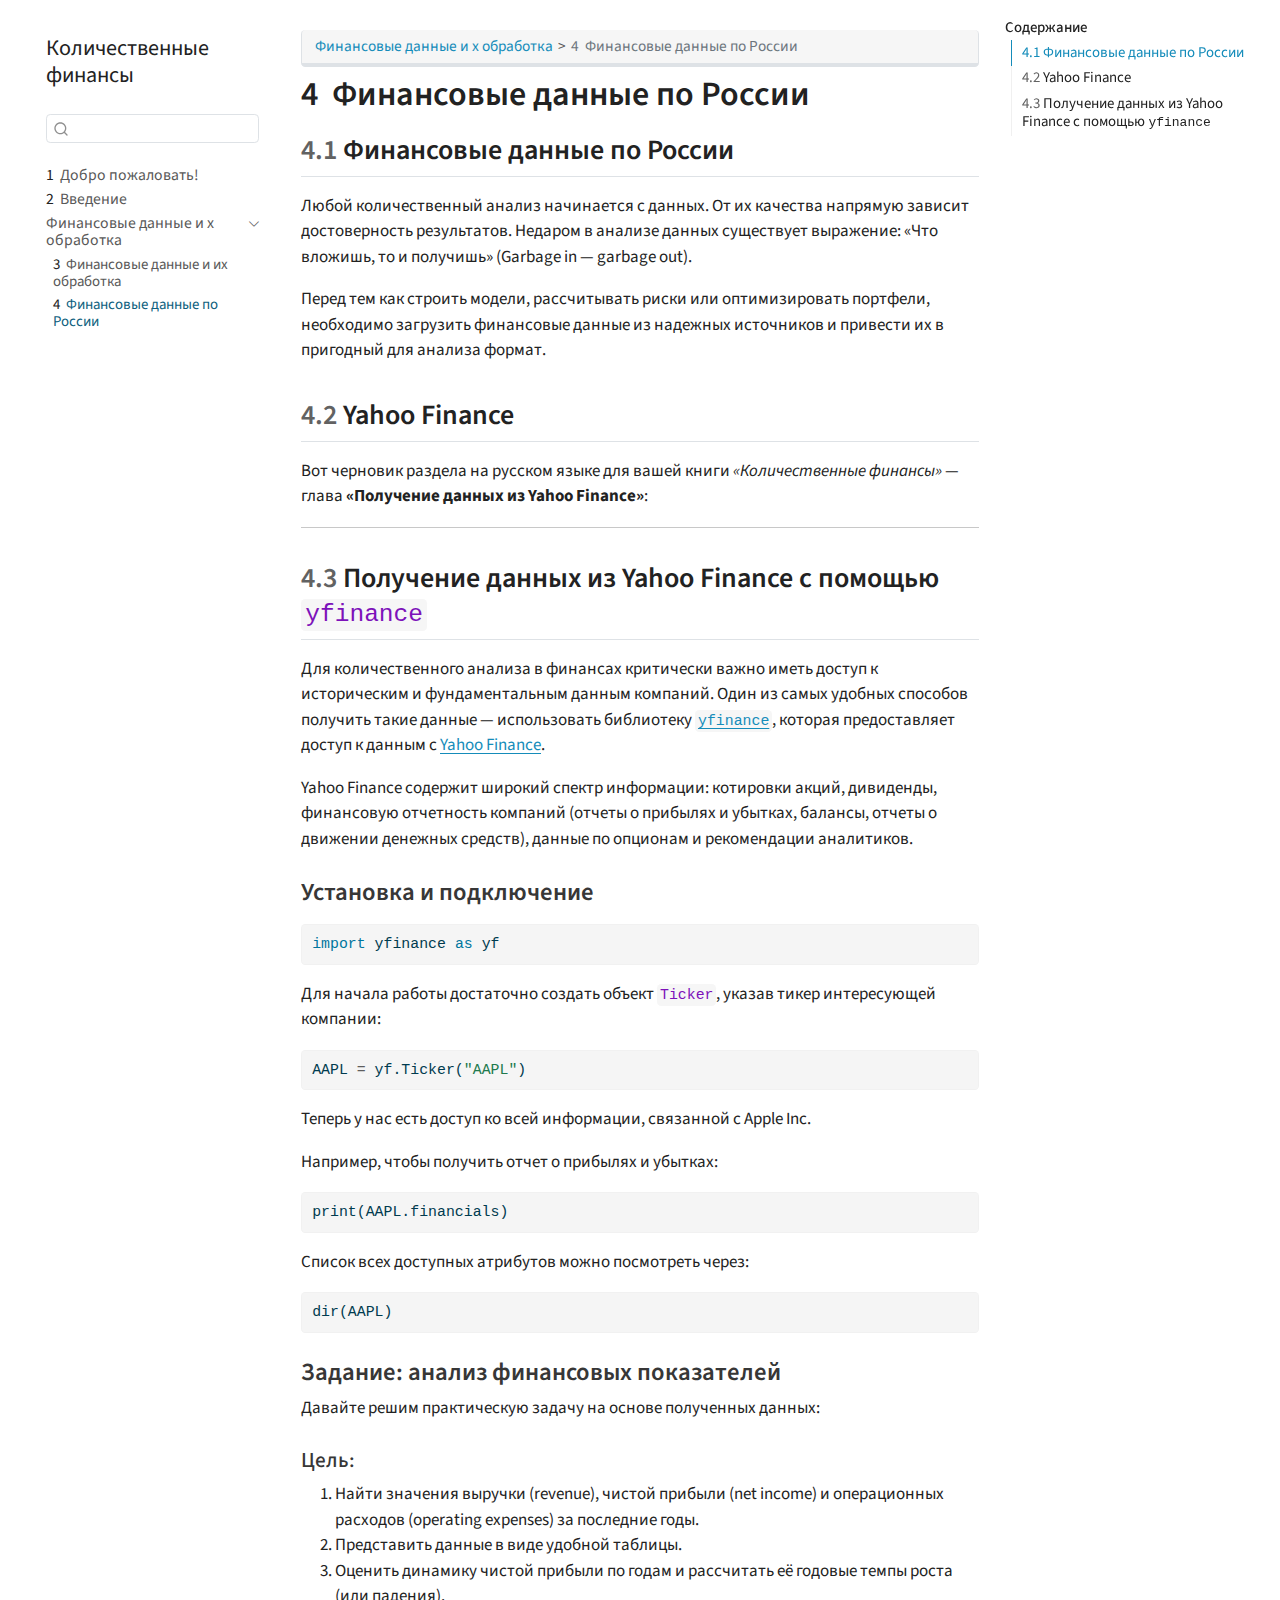
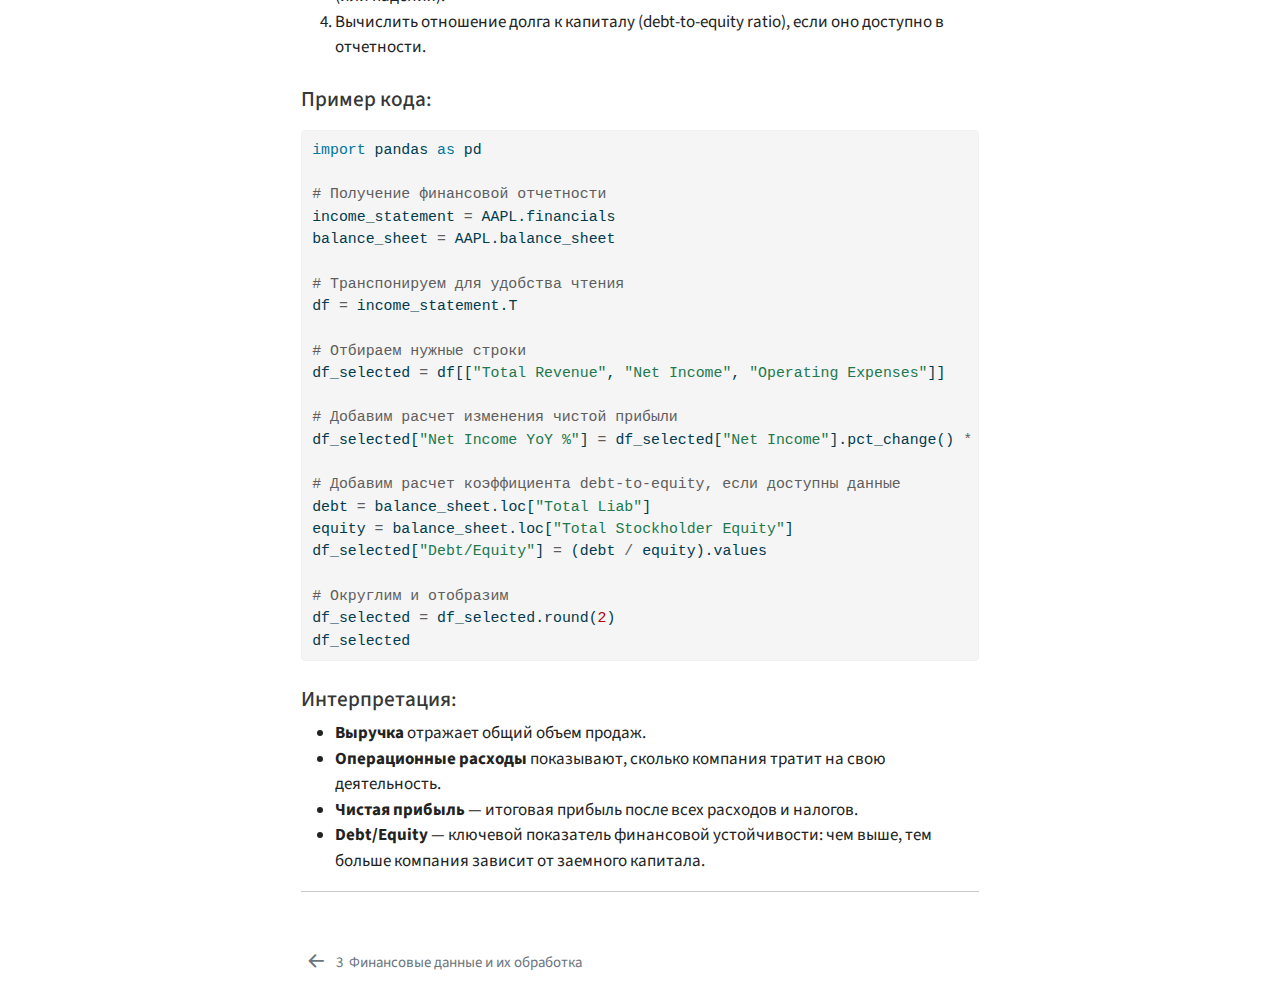
<file: 02-financial-data-russia.html>
<!DOCTYPE html>
<html xmlns="http://www.w3.org/1999/xhtml" lang="ru" xml:lang="ru"><head>

<meta charset="utf-8">
<meta name="generator" content="quarto-1.7.31">

<meta name="viewport" content="width=device-width, initial-scale=1.0, user-scalable=yes">


<title>4&nbsp; Финансовые данные по России – Количественные финансы</title>
<style>
code{white-space: pre-wrap;}
span.smallcaps{font-variant: small-caps;}
div.columns{display: flex; gap: min(4vw, 1.5em);}
div.column{flex: auto; overflow-x: auto;}
div.hanging-indent{margin-left: 1.5em; text-indent: -1.5em;}
ul.task-list{list-style: none;}
ul.task-list li input[type="checkbox"] {
  width: 0.8em;
  margin: 0 0.8em 0.2em -1em; /* quarto-specific, see https://github.com/quarto-dev/quarto-cli/issues/4556 */ 
  vertical-align: middle;
}
/* CSS for syntax highlighting */
html { -webkit-text-size-adjust: 100%; }
pre > code.sourceCode { white-space: pre; position: relative; }
pre > code.sourceCode > span { display: inline-block; line-height: 1.25; }
pre > code.sourceCode > span:empty { height: 1.2em; }
.sourceCode { overflow: visible; }
code.sourceCode > span { color: inherit; text-decoration: inherit; }
div.sourceCode { margin: 1em 0; }
pre.sourceCode { margin: 0; }
@media screen {
div.sourceCode { overflow: auto; }
}
@media print {
pre > code.sourceCode { white-space: pre-wrap; }
pre > code.sourceCode > span { text-indent: -5em; padding-left: 5em; }
}
pre.numberSource code
  { counter-reset: source-line 0; }
pre.numberSource code > span
  { position: relative; left: -4em; counter-increment: source-line; }
pre.numberSource code > span > a:first-child::before
  { content: counter(source-line);
    position: relative; left: -1em; text-align: right; vertical-align: baseline;
    border: none; display: inline-block;
    -webkit-touch-callout: none; -webkit-user-select: none;
    -khtml-user-select: none; -moz-user-select: none;
    -ms-user-select: none; user-select: none;
    padding: 0 4px; width: 4em;
  }
pre.numberSource { margin-left: 3em;  padding-left: 4px; }
div.sourceCode
  {   }
@media screen {
pre > code.sourceCode > span > a:first-child::before { text-decoration: underline; }
}
</style>


<script src="site_libs/quarto-nav/quarto-nav.js"></script>
<script src="site_libs/quarto-nav/headroom.min.js"></script>
<script src="site_libs/clipboard/clipboard.min.js"></script>
<script src="site_libs/quarto-search/autocomplete.umd.js"></script>
<script src="site_libs/quarto-search/fuse.min.js"></script>
<script src="site_libs/quarto-search/quarto-search.js"></script>
<meta name="quarto:offset" content="./">
<link href="./02-financial-data.html" rel="prev">
<script src="site_libs/quarto-html/quarto.js" type="module"></script>
<script src="site_libs/quarto-html/tabsets/tabsets.js" type="module"></script>
<script src="site_libs/quarto-html/popper.min.js"></script>
<script src="site_libs/quarto-html/tippy.umd.min.js"></script>
<script src="site_libs/quarto-html/anchor.min.js"></script>
<link href="site_libs/quarto-html/tippy.css" rel="stylesheet">
<link href="site_libs/quarto-html/quarto-syntax-highlighting-e1a5c8363afafaef2c763b6775fbf3ca.css" rel="stylesheet" id="quarto-text-highlighting-styles">
<script src="site_libs/bootstrap/bootstrap.min.js"></script>
<link href="site_libs/bootstrap/bootstrap-icons.css" rel="stylesheet">
<link href="site_libs/bootstrap/bootstrap-a26c67caf6de3d1b0db4c204379513fa.min.css" rel="stylesheet" append-hash="true" id="quarto-bootstrap" data-mode="light">
<script id="quarto-search-options" type="application/json">{
  "location": "sidebar",
  "copy-button": false,
  "collapse-after": 3,
  "panel-placement": "start",
  "type": "textbox",
  "limit": 50,
  "keyboard-shortcut": [
    "f",
    "/",
    "s"
  ],
  "show-item-context": false,
  "language": {
    "search-no-results-text": "Поиск не дал результатов",
    "search-matching-documents-text": "Результаты поиска",
    "search-copy-link-title": "Скопировать ссылку",
    "search-hide-matches-text": "Скрыть дополнительные результаты",
    "search-more-match-text": "дополнительный результат в этом документе",
    "search-more-matches-text": "дополнительных результата(-ов) в этом документе",
    "search-clear-button-title": "Очистить",
    "search-text-placeholder": "",
    "search-detached-cancel-button-title": "Отменить",
    "search-submit-button-title": "Найти",
    "search-label": "Поиск"
  }
}</script>


</head>

<body class="nav-sidebar floating quarto-light">

<div id="quarto-search-results"></div>
  <header id="quarto-header" class="headroom fixed-top">
  <nav class="quarto-secondary-nav">
    <div class="container-fluid d-flex">
      <button type="button" class="quarto-btn-toggle btn" data-bs-toggle="collapse" role="button" data-bs-target=".quarto-sidebar-collapse-item" aria-controls="quarto-sidebar" aria-expanded="false" aria-label="Переключить боковую панель навигации" onclick="if (window.quartoToggleHeadroom) { window.quartoToggleHeadroom(); }">
        <i class="bi bi-layout-text-sidebar-reverse"></i>
      </button>
        <nav class="quarto-page-breadcrumbs" aria-label="breadcrumb"><ol class="breadcrumb"><li class="breadcrumb-item"><a href="./02-financial-data.html">Финансовые данные и х обработка</a></li><li class="breadcrumb-item"><a href="./02-financial-data-russia.html"><span class="chapter-number">4</span>&nbsp; <span class="chapter-title">Финансовые данные по России</span></a></li></ol></nav>
        <a class="flex-grow-1" role="navigation" data-bs-toggle="collapse" data-bs-target=".quarto-sidebar-collapse-item" aria-controls="quarto-sidebar" aria-expanded="false" aria-label="Переключить боковую панель навигации" onclick="if (window.quartoToggleHeadroom) { window.quartoToggleHeadroom(); }">      
        </a>
      <button type="button" class="btn quarto-search-button" aria-label="Поиск" onclick="window.quartoOpenSearch();">
        <i class="bi bi-search"></i>
      </button>
    </div>
  </nav>
</header>
<!-- content -->
<div id="quarto-content" class="quarto-container page-columns page-rows-contents page-layout-article">
<!-- sidebar -->
  <nav id="quarto-sidebar" class="sidebar collapse collapse-horizontal quarto-sidebar-collapse-item sidebar-navigation floating overflow-auto">
    <div class="pt-lg-2 mt-2 text-left sidebar-header">
    <div class="sidebar-title mb-0 py-0">
      <a href="./">Количественные финансы</a> 
    </div>
      </div>
        <div class="mt-2 flex-shrink-0 align-items-center">
        <div class="sidebar-search">
        <div id="quarto-search" class="" title="Поиск"></div>
        </div>
        </div>
    <div class="sidebar-menu-container"> 
    <ul class="list-unstyled mt-1">
        <li class="sidebar-item">
  <div class="sidebar-item-container"> 
  <a href="./index.html" class="sidebar-item-text sidebar-link">
 <span class="menu-text"><span class="chapter-number">1</span>&nbsp; <span class="chapter-title">Добро пожаловать!</span></span></a>
  </div>
</li>
        <li class="sidebar-item">
  <div class="sidebar-item-container"> 
  <a href="./01-intro.html" class="sidebar-item-text sidebar-link">
 <span class="menu-text"><span class="chapter-number">2</span>&nbsp; <span class="chapter-title">Введение</span></span></a>
  </div>
</li>
        <li class="sidebar-item sidebar-item-section">
      <div class="sidebar-item-container"> 
            <a class="sidebar-item-text sidebar-link text-start" data-bs-toggle="collapse" data-bs-target="#quarto-sidebar-section-1" role="navigation" aria-expanded="true">
 <span class="menu-text">Финансовые данные и х обработка</span></a>
          <a class="sidebar-item-toggle text-start" data-bs-toggle="collapse" data-bs-target="#quarto-sidebar-section-1" role="navigation" aria-expanded="true" aria-label="Переключить раздел">
            <i class="bi bi-chevron-right ms-2"></i>
          </a> 
      </div>
      <ul id="quarto-sidebar-section-1" class="collapse list-unstyled sidebar-section depth1 show">  
          <li class="sidebar-item">
  <div class="sidebar-item-container"> 
  <a href="./02-financial-data.html" class="sidebar-item-text sidebar-link">
 <span class="menu-text"><span class="chapter-number">3</span>&nbsp; <span class="chapter-title">Финансовые данные и их обработка</span></span></a>
  </div>
</li>
          <li class="sidebar-item">
  <div class="sidebar-item-container"> 
  <a href="./02-financial-data-russia.html" class="sidebar-item-text sidebar-link active">
 <span class="menu-text"><span class="chapter-number">4</span>&nbsp; <span class="chapter-title">Финансовые данные по России</span></span></a>
  </div>
</li>
      </ul>
  </li>
    </ul>
    </div>
</nav>
<div id="quarto-sidebar-glass" class="quarto-sidebar-collapse-item" data-bs-toggle="collapse" data-bs-target=".quarto-sidebar-collapse-item"></div>
<!-- margin-sidebar -->
    <div id="quarto-margin-sidebar" class="sidebar margin-sidebar">
        <nav id="TOC" role="doc-toc" class="toc-active">
    <h2 id="toc-title">Содержание</h2>
   
  <ul>
  <li><a href="#финансовые-данные-по-россии" id="toc-финансовые-данные-по-россии" class="nav-link active" data-scroll-target="#финансовые-данные-по-россии"><span class="header-section-number">4.1</span> Финансовые данные по России</a></li>
  <li><a href="#yahoo-finance" id="toc-yahoo-finance" class="nav-link" data-scroll-target="#yahoo-finance"><span class="header-section-number">4.2</span> Yahoo Finance</a></li>
  <li><a href="#получение-данных-из-yahoo-finance-с-помощью-yfinance" id="toc-получение-данных-из-yahoo-finance-с-помощью-yfinance" class="nav-link" data-scroll-target="#получение-данных-из-yahoo-finance-с-помощью-yfinance"><span class="header-section-number">4.3</span> Получение данных из Yahoo Finance с помощью <code>yfinance</code></a>
  <ul class="collapse">
  <li><a href="#установка-и-подключение" id="toc-установка-и-подключение" class="nav-link" data-scroll-target="#установка-и-подключение">Установка и подключение</a></li>
  <li><a href="#задание-анализ-финансовых-показателей" id="toc-задание-анализ-финансовых-показателей" class="nav-link" data-scroll-target="#задание-анализ-финансовых-показателей">Задание: анализ финансовых показателей</a></li>
  </ul></li>
  </ul>
</nav>
    </div>
<!-- main -->
<main class="content" id="quarto-document-content">

<header id="title-block-header" class="quarto-title-block default"><nav class="quarto-page-breadcrumbs quarto-title-breadcrumbs d-none d-lg-block" aria-label="breadcrumb"><ol class="breadcrumb"><li class="breadcrumb-item"><a href="./02-financial-data.html">Финансовые данные и х обработка</a></li><li class="breadcrumb-item"><a href="./02-financial-data-russia.html"><span class="chapter-number">4</span>&nbsp; <span class="chapter-title">Финансовые данные по России</span></a></li></ol></nav>
<div class="quarto-title">
<h1 class="title"><span class="chapter-number">4</span>&nbsp; <span class="chapter-title">Финансовые данные по России</span></h1>
</div>



<div class="quarto-title-meta">

    
  
    
  </div>
  


</header>


<section id="финансовые-данные-по-россии" class="level2" data-number="4.1">
<h2 data-number="4.1" class="anchored" data-anchor-id="финансовые-данные-по-россии"><span class="header-section-number">4.1</span> Финансовые данные по России</h2>
<p>Любой количественный анализ начинается с данных. От их качества напрямую зависит достоверность результатов. Недаром в анализе данных существует выражение: «Что вложишь, то и получишь» (Garbage in — garbage out).</p>
<p>Перед тем как строить модели, рассчитывать риски или оптимизировать портфели, необходимо загрузить финансовые данные из надежных источников и привести их в пригодный для анализа формат.</p>
</section>
<section id="yahoo-finance" class="level2" data-number="4.2">
<h2 data-number="4.2" class="anchored" data-anchor-id="yahoo-finance"><span class="header-section-number">4.2</span> Yahoo Finance</h2>
<p>Вот черновик раздела на русском языке для вашей книги <em>«Количественные финансы»</em> — глава <strong>«Получение данных из Yahoo Finance»</strong>:</p>
<hr>
</section>
<section id="получение-данных-из-yahoo-finance-с-помощью-yfinance" class="level2" data-number="4.3">
<h2 data-number="4.3" class="anchored" data-anchor-id="получение-данных-из-yahoo-finance-с-помощью-yfinance"><span class="header-section-number">4.3</span> Получение данных из Yahoo Finance с помощью <code>yfinance</code></h2>
<p>Для количественного анализа в финансах критически важно иметь доступ к историческим и фундаментальным данным компаний. Один из самых удобных способов получить такие данные — использовать библиотеку <a href="https://pypi.org/project/yfinance/"><code>yfinance</code></a>, которая предоставляет доступ к данным с <a href="https://finance.yahoo.com/">Yahoo Finance</a>.</p>
<p>Yahoo Finance содержит широкий спектр информации: котировки акций, дивиденды, финансовую отчетность компаний (отчеты о прибылях и убытках, балансы, отчеты о движении денежных средств), данные по опционам и рекомендации аналитиков.</p>
<section id="установка-и-подключение" class="level3">
<h3 class="anchored" data-anchor-id="установка-и-подключение">Установка и подключение</h3>
<div class="sourceCode" id="cb1"><pre class="sourceCode python code-with-copy"><code class="sourceCode python"><span id="cb1-1"><a href="#cb1-1" aria-hidden="true" tabindex="-1"></a><span class="im">import</span> yfinance <span class="im">as</span> yf</span></code><button title="Скопировать текст" class="code-copy-button"><i class="bi"></i></button></pre></div>
<p>Для начала работы достаточно создать объект <code>Ticker</code>, указав тикер интересующей компании:</p>
<div class="sourceCode" id="cb2"><pre class="sourceCode python code-with-copy"><code class="sourceCode python"><span id="cb2-1"><a href="#cb2-1" aria-hidden="true" tabindex="-1"></a>AAPL <span class="op">=</span> yf.Ticker(<span class="st">"AAPL"</span>)</span></code><button title="Скопировать текст" class="code-copy-button"><i class="bi"></i></button></pre></div>
<p>Теперь у нас есть доступ ко всей информации, связанной с Apple Inc.</p>
<p>Например, чтобы получить отчет о прибылях и убытках:</p>
<div class="sourceCode" id="cb3"><pre class="sourceCode python code-with-copy"><code class="sourceCode python"><span id="cb3-1"><a href="#cb3-1" aria-hidden="true" tabindex="-1"></a><span class="bu">print</span>(AAPL.financials)</span></code><button title="Скопировать текст" class="code-copy-button"><i class="bi"></i></button></pre></div>
<p>Список всех доступных атрибутов можно посмотреть через:</p>
<div class="sourceCode" id="cb4"><pre class="sourceCode python code-with-copy"><code class="sourceCode python"><span id="cb4-1"><a href="#cb4-1" aria-hidden="true" tabindex="-1"></a><span class="bu">dir</span>(AAPL)</span></code><button title="Скопировать текст" class="code-copy-button"><i class="bi"></i></button></pre></div>
</section>
<section id="задание-анализ-финансовых-показателей" class="level3">
<h3 class="anchored" data-anchor-id="задание-анализ-финансовых-показателей">Задание: анализ финансовых показателей</h3>
<p>Давайте решим практическую задачу на основе полученных данных:</p>
<section id="цель" class="level4">
<h4 class="anchored" data-anchor-id="цель">Цель:</h4>
<ol type="1">
<li>Найти значения выручки (revenue), чистой прибыли (net income) и операционных расходов (operating expenses) за последние годы.</li>
<li>Представить данные в виде удобной таблицы.</li>
<li>Оценить динамику чистой прибыли по годам и рассчитать её годовые темпы роста (или падения).</li>
<li>Вычислить отношение долга к капиталу (debt-to-equity ratio), если оно доступно в отчетности.</li>
</ol>
</section>
<section id="пример-кода" class="level4">
<h4 class="anchored" data-anchor-id="пример-кода">Пример кода:</h4>
<div class="sourceCode" id="cb5"><pre class="sourceCode python code-with-copy"><code class="sourceCode python"><span id="cb5-1"><a href="#cb5-1" aria-hidden="true" tabindex="-1"></a><span class="im">import</span> pandas <span class="im">as</span> pd</span>
<span id="cb5-2"><a href="#cb5-2" aria-hidden="true" tabindex="-1"></a></span>
<span id="cb5-3"><a href="#cb5-3" aria-hidden="true" tabindex="-1"></a><span class="co"># Получение финансовой отчетности</span></span>
<span id="cb5-4"><a href="#cb5-4" aria-hidden="true" tabindex="-1"></a>income_statement <span class="op">=</span> AAPL.financials</span>
<span id="cb5-5"><a href="#cb5-5" aria-hidden="true" tabindex="-1"></a>balance_sheet <span class="op">=</span> AAPL.balance_sheet</span>
<span id="cb5-6"><a href="#cb5-6" aria-hidden="true" tabindex="-1"></a></span>
<span id="cb5-7"><a href="#cb5-7" aria-hidden="true" tabindex="-1"></a><span class="co"># Транспонируем для удобства чтения</span></span>
<span id="cb5-8"><a href="#cb5-8" aria-hidden="true" tabindex="-1"></a>df <span class="op">=</span> income_statement.T</span>
<span id="cb5-9"><a href="#cb5-9" aria-hidden="true" tabindex="-1"></a></span>
<span id="cb5-10"><a href="#cb5-10" aria-hidden="true" tabindex="-1"></a><span class="co"># Отбираем нужные строки</span></span>
<span id="cb5-11"><a href="#cb5-11" aria-hidden="true" tabindex="-1"></a>df_selected <span class="op">=</span> df[[<span class="st">"Total Revenue"</span>, <span class="st">"Net Income"</span>, <span class="st">"Operating Expenses"</span>]]</span>
<span id="cb5-12"><a href="#cb5-12" aria-hidden="true" tabindex="-1"></a></span>
<span id="cb5-13"><a href="#cb5-13" aria-hidden="true" tabindex="-1"></a><span class="co"># Добавим расчет изменения чистой прибыли</span></span>
<span id="cb5-14"><a href="#cb5-14" aria-hidden="true" tabindex="-1"></a>df_selected[<span class="st">"Net Income YoY %"</span>] <span class="op">=</span> df_selected[<span class="st">"Net Income"</span>].pct_change() <span class="op">*</span> <span class="dv">100</span></span>
<span id="cb5-15"><a href="#cb5-15" aria-hidden="true" tabindex="-1"></a></span>
<span id="cb5-16"><a href="#cb5-16" aria-hidden="true" tabindex="-1"></a><span class="co"># Добавим расчет коэффициента debt-to-equity, если доступны данные</span></span>
<span id="cb5-17"><a href="#cb5-17" aria-hidden="true" tabindex="-1"></a>debt <span class="op">=</span> balance_sheet.loc[<span class="st">"Total Liab"</span>]</span>
<span id="cb5-18"><a href="#cb5-18" aria-hidden="true" tabindex="-1"></a>equity <span class="op">=</span> balance_sheet.loc[<span class="st">"Total Stockholder Equity"</span>]</span>
<span id="cb5-19"><a href="#cb5-19" aria-hidden="true" tabindex="-1"></a>df_selected[<span class="st">"Debt/Equity"</span>] <span class="op">=</span> (debt <span class="op">/</span> equity).values</span>
<span id="cb5-20"><a href="#cb5-20" aria-hidden="true" tabindex="-1"></a></span>
<span id="cb5-21"><a href="#cb5-21" aria-hidden="true" tabindex="-1"></a><span class="co"># Округлим и отобразим</span></span>
<span id="cb5-22"><a href="#cb5-22" aria-hidden="true" tabindex="-1"></a>df_selected <span class="op">=</span> df_selected.<span class="bu">round</span>(<span class="dv">2</span>)</span>
<span id="cb5-23"><a href="#cb5-23" aria-hidden="true" tabindex="-1"></a>df_selected</span></code><button title="Скопировать текст" class="code-copy-button"><i class="bi"></i></button></pre></div>
</section>
<section id="интерпретация" class="level4">
<h4 class="anchored" data-anchor-id="интерпретация">Интерпретация:</h4>
<ul>
<li><strong>Выручка</strong> отражает общий объем продаж.</li>
<li><strong>Операционные расходы</strong> показывают, сколько компания тратит на свою деятельность.</li>
<li><strong>Чистая прибыль</strong> — итоговая прибыль после всех расходов и налогов.</li>
<li><strong>Debt/Equity</strong> — ключевой показатель финансовой устойчивости: чем выше, тем больше компания зависит от заемного капитала.</li>
</ul>
<hr>


</section>
</section>
</section>

</main> <!-- /main -->
<script id="quarto-html-after-body" type="application/javascript">
  window.document.addEventListener("DOMContentLoaded", function (event) {
    const icon = "";
    const anchorJS = new window.AnchorJS();
    anchorJS.options = {
      placement: 'right',
      icon: icon
    };
    anchorJS.add('.anchored');
    const isCodeAnnotation = (el) => {
      for (const clz of el.classList) {
        if (clz.startsWith('code-annotation-')) {                     
          return true;
        }
      }
      return false;
    }
    const onCopySuccess = function(e) {
      // button target
      const button = e.trigger;
      // don't keep focus
      button.blur();
      // flash "checked"
      button.classList.add('code-copy-button-checked');
      var currentTitle = button.getAttribute("title");
      button.setAttribute("title", "Скопировано");
      let tooltip;
      if (window.bootstrap) {
        button.setAttribute("data-bs-toggle", "tooltip");
        button.setAttribute("data-bs-placement", "left");
        button.setAttribute("data-bs-title", "Скопировано");
        tooltip = new bootstrap.Tooltip(button, 
          { trigger: "manual", 
            customClass: "code-copy-button-tooltip",
            offset: [0, -8]});
        tooltip.show();    
      }
      setTimeout(function() {
        if (tooltip) {
          tooltip.hide();
          button.removeAttribute("data-bs-title");
          button.removeAttribute("data-bs-toggle");
          button.removeAttribute("data-bs-placement");
        }
        button.setAttribute("title", currentTitle);
        button.classList.remove('code-copy-button-checked');
      }, 1000);
      // clear code selection
      e.clearSelection();
    }
    const getTextToCopy = function(trigger) {
        const codeEl = trigger.previousElementSibling.cloneNode(true);
        for (const childEl of codeEl.children) {
          if (isCodeAnnotation(childEl)) {
            childEl.remove();
          }
        }
        return codeEl.innerText;
    }
    const clipboard = new window.ClipboardJS('.code-copy-button:not([data-in-quarto-modal])', {
      text: getTextToCopy
    });
    clipboard.on('success', onCopySuccess);
    if (window.document.getElementById('quarto-embedded-source-code-modal')) {
      const clipboardModal = new window.ClipboardJS('.code-copy-button[data-in-quarto-modal]', {
        text: getTextToCopy,
        container: window.document.getElementById('quarto-embedded-source-code-modal')
      });
      clipboardModal.on('success', onCopySuccess);
    }
      var localhostRegex = new RegExp(/^(?:http|https):\/\/localhost\:?[0-9]*\//);
      var mailtoRegex = new RegExp(/^mailto:/);
        var filterRegex = new RegExp('/' + window.location.host + '/');
      var isInternal = (href) => {
          return filterRegex.test(href) || localhostRegex.test(href) || mailtoRegex.test(href);
      }
      // Inspect non-navigation links and adorn them if external
     var links = window.document.querySelectorAll('a[href]:not(.nav-link):not(.navbar-brand):not(.toc-action):not(.sidebar-link):not(.sidebar-item-toggle):not(.pagination-link):not(.no-external):not([aria-hidden]):not(.dropdown-item):not(.quarto-navigation-tool):not(.about-link)');
      for (var i=0; i<links.length; i++) {
        const link = links[i];
        if (!isInternal(link.href)) {
          // undo the damage that might have been done by quarto-nav.js in the case of
          // links that we want to consider external
          if (link.dataset.originalHref !== undefined) {
            link.href = link.dataset.originalHref;
          }
        }
      }
    function tippyHover(el, contentFn, onTriggerFn, onUntriggerFn) {
      const config = {
        allowHTML: true,
        maxWidth: 500,
        delay: 100,
        arrow: false,
        appendTo: function(el) {
            return el.parentElement;
        },
        interactive: true,
        interactiveBorder: 10,
        theme: 'quarto',
        placement: 'bottom-start',
      };
      if (contentFn) {
        config.content = contentFn;
      }
      if (onTriggerFn) {
        config.onTrigger = onTriggerFn;
      }
      if (onUntriggerFn) {
        config.onUntrigger = onUntriggerFn;
      }
      window.tippy(el, config); 
    }
    const noterefs = window.document.querySelectorAll('a[role="doc-noteref"]');
    for (var i=0; i<noterefs.length; i++) {
      const ref = noterefs[i];
      tippyHover(ref, function() {
        // use id or data attribute instead here
        let href = ref.getAttribute('data-footnote-href') || ref.getAttribute('href');
        try { href = new URL(href).hash; } catch {}
        const id = href.replace(/^#\/?/, "");
        const note = window.document.getElementById(id);
        if (note) {
          return note.innerHTML;
        } else {
          return "";
        }
      });
    }
    const xrefs = window.document.querySelectorAll('a.quarto-xref');
    const processXRef = (id, note) => {
      // Strip column container classes
      const stripColumnClz = (el) => {
        el.classList.remove("page-full", "page-columns");
        if (el.children) {
          for (const child of el.children) {
            stripColumnClz(child);
          }
        }
      }
      stripColumnClz(note)
      if (id === null || id.startsWith('sec-')) {
        // Special case sections, only their first couple elements
        const container = document.createElement("div");
        if (note.children && note.children.length > 2) {
          container.appendChild(note.children[0].cloneNode(true));
          for (let i = 1; i < note.children.length; i++) {
            const child = note.children[i];
            if (child.tagName === "P" && child.innerText === "") {
              continue;
            } else {
              container.appendChild(child.cloneNode(true));
              break;
            }
          }
          if (window.Quarto?.typesetMath) {
            window.Quarto.typesetMath(container);
          }
          return container.innerHTML
        } else {
          if (window.Quarto?.typesetMath) {
            window.Quarto.typesetMath(note);
          }
          return note.innerHTML;
        }
      } else {
        // Remove any anchor links if they are present
        const anchorLink = note.querySelector('a.anchorjs-link');
        if (anchorLink) {
          anchorLink.remove();
        }
        if (window.Quarto?.typesetMath) {
          window.Quarto.typesetMath(note);
        }
        if (note.classList.contains("callout")) {
          return note.outerHTML;
        } else {
          return note.innerHTML;
        }
      }
    }
    for (var i=0; i<xrefs.length; i++) {
      const xref = xrefs[i];
      tippyHover(xref, undefined, function(instance) {
        instance.disable();
        let url = xref.getAttribute('href');
        let hash = undefined; 
        if (url.startsWith('#')) {
          hash = url;
        } else {
          try { hash = new URL(url).hash; } catch {}
        }
        if (hash) {
          const id = hash.replace(/^#\/?/, "");
          const note = window.document.getElementById(id);
          if (note !== null) {
            try {
              const html = processXRef(id, note.cloneNode(true));
              instance.setContent(html);
            } finally {
              instance.enable();
              instance.show();
            }
          } else {
            // See if we can fetch this
            fetch(url.split('#')[0])
            .then(res => res.text())
            .then(html => {
              const parser = new DOMParser();
              const htmlDoc = parser.parseFromString(html, "text/html");
              const note = htmlDoc.getElementById(id);
              if (note !== null) {
                const html = processXRef(id, note);
                instance.setContent(html);
              } 
            }).finally(() => {
              instance.enable();
              instance.show();
            });
          }
        } else {
          // See if we can fetch a full url (with no hash to target)
          // This is a special case and we should probably do some content thinning / targeting
          fetch(url)
          .then(res => res.text())
          .then(html => {
            const parser = new DOMParser();
            const htmlDoc = parser.parseFromString(html, "text/html");
            const note = htmlDoc.querySelector('main.content');
            if (note !== null) {
              // This should only happen for chapter cross references
              // (since there is no id in the URL)
              // remove the first header
              if (note.children.length > 0 && note.children[0].tagName === "HEADER") {
                note.children[0].remove();
              }
              const html = processXRef(null, note);
              instance.setContent(html);
            } 
          }).finally(() => {
            instance.enable();
            instance.show();
          });
        }
      }, function(instance) {
      });
    }
        let selectedAnnoteEl;
        const selectorForAnnotation = ( cell, annotation) => {
          let cellAttr = 'data-code-cell="' + cell + '"';
          let lineAttr = 'data-code-annotation="' +  annotation + '"';
          const selector = 'span[' + cellAttr + '][' + lineAttr + ']';
          return selector;
        }
        const selectCodeLines = (annoteEl) => {
          const doc = window.document;
          const targetCell = annoteEl.getAttribute("data-target-cell");
          const targetAnnotation = annoteEl.getAttribute("data-target-annotation");
          const annoteSpan = window.document.querySelector(selectorForAnnotation(targetCell, targetAnnotation));
          const lines = annoteSpan.getAttribute("data-code-lines").split(",");
          const lineIds = lines.map((line) => {
            return targetCell + "-" + line;
          })
          let top = null;
          let height = null;
          let parent = null;
          if (lineIds.length > 0) {
              //compute the position of the single el (top and bottom and make a div)
              const el = window.document.getElementById(lineIds[0]);
              top = el.offsetTop;
              height = el.offsetHeight;
              parent = el.parentElement.parentElement;
            if (lineIds.length > 1) {
              const lastEl = window.document.getElementById(lineIds[lineIds.length - 1]);
              const bottom = lastEl.offsetTop + lastEl.offsetHeight;
              height = bottom - top;
            }
            if (top !== null && height !== null && parent !== null) {
              // cook up a div (if necessary) and position it 
              let div = window.document.getElementById("code-annotation-line-highlight");
              if (div === null) {
                div = window.document.createElement("div");
                div.setAttribute("id", "code-annotation-line-highlight");
                div.style.position = 'absolute';
                parent.appendChild(div);
              }
              div.style.top = top - 2 + "px";
              div.style.height = height + 4 + "px";
              div.style.left = 0;
              let gutterDiv = window.document.getElementById("code-annotation-line-highlight-gutter");
              if (gutterDiv === null) {
                gutterDiv = window.document.createElement("div");
                gutterDiv.setAttribute("id", "code-annotation-line-highlight-gutter");
                gutterDiv.style.position = 'absolute';
                const codeCell = window.document.getElementById(targetCell);
                const gutter = codeCell.querySelector('.code-annotation-gutter');
                gutter.appendChild(gutterDiv);
              }
              gutterDiv.style.top = top - 2 + "px";
              gutterDiv.style.height = height + 4 + "px";
            }
            selectedAnnoteEl = annoteEl;
          }
        };
        const unselectCodeLines = () => {
          const elementsIds = ["code-annotation-line-highlight", "code-annotation-line-highlight-gutter"];
          elementsIds.forEach((elId) => {
            const div = window.document.getElementById(elId);
            if (div) {
              div.remove();
            }
          });
          selectedAnnoteEl = undefined;
        };
          // Handle positioning of the toggle
      window.addEventListener(
        "resize",
        throttle(() => {
          elRect = undefined;
          if (selectedAnnoteEl) {
            selectCodeLines(selectedAnnoteEl);
          }
        }, 10)
      );
      function throttle(fn, ms) {
      let throttle = false;
      let timer;
        return (...args) => {
          if(!throttle) { // first call gets through
              fn.apply(this, args);
              throttle = true;
          } else { // all the others get throttled
              if(timer) clearTimeout(timer); // cancel #2
              timer = setTimeout(() => {
                fn.apply(this, args);
                timer = throttle = false;
              }, ms);
          }
        };
      }
        // Attach click handler to the DT
        const annoteDls = window.document.querySelectorAll('dt[data-target-cell]');
        for (const annoteDlNode of annoteDls) {
          annoteDlNode.addEventListener('click', (event) => {
            const clickedEl = event.target;
            if (clickedEl !== selectedAnnoteEl) {
              unselectCodeLines();
              const activeEl = window.document.querySelector('dt[data-target-cell].code-annotation-active');
              if (activeEl) {
                activeEl.classList.remove('code-annotation-active');
              }
              selectCodeLines(clickedEl);
              clickedEl.classList.add('code-annotation-active');
            } else {
              // Unselect the line
              unselectCodeLines();
              clickedEl.classList.remove('code-annotation-active');
            }
          });
        }
    const findCites = (el) => {
      const parentEl = el.parentElement;
      if (parentEl) {
        const cites = parentEl.dataset.cites;
        if (cites) {
          return {
            el,
            cites: cites.split(' ')
          };
        } else {
          return findCites(el.parentElement)
        }
      } else {
        return undefined;
      }
    };
    var bibliorefs = window.document.querySelectorAll('a[role="doc-biblioref"]');
    for (var i=0; i<bibliorefs.length; i++) {
      const ref = bibliorefs[i];
      const citeInfo = findCites(ref);
      if (citeInfo) {
        tippyHover(citeInfo.el, function() {
          var popup = window.document.createElement('div');
          citeInfo.cites.forEach(function(cite) {
            var citeDiv = window.document.createElement('div');
            citeDiv.classList.add('hanging-indent');
            citeDiv.classList.add('csl-entry');
            var biblioDiv = window.document.getElementById('ref-' + cite);
            if (biblioDiv) {
              citeDiv.innerHTML = biblioDiv.innerHTML;
            }
            popup.appendChild(citeDiv);
          });
          return popup.innerHTML;
        });
      }
    }
  });
  </script>
<nav class="page-navigation">
  <div class="nav-page nav-page-previous">
      <a href="./02-financial-data.html" class="pagination-link" aria-label="Финансовые данные и их обработка">
        <i class="bi bi-arrow-left-short"></i> <span class="nav-page-text"><span class="chapter-number">3</span>&nbsp; <span class="chapter-title">Финансовые данные и их обработка</span></span>
      </a>          
  </div>
  <div class="nav-page nav-page-next">
  </div>
</nav>
</div> <!-- /content -->




</body></html>
</file>
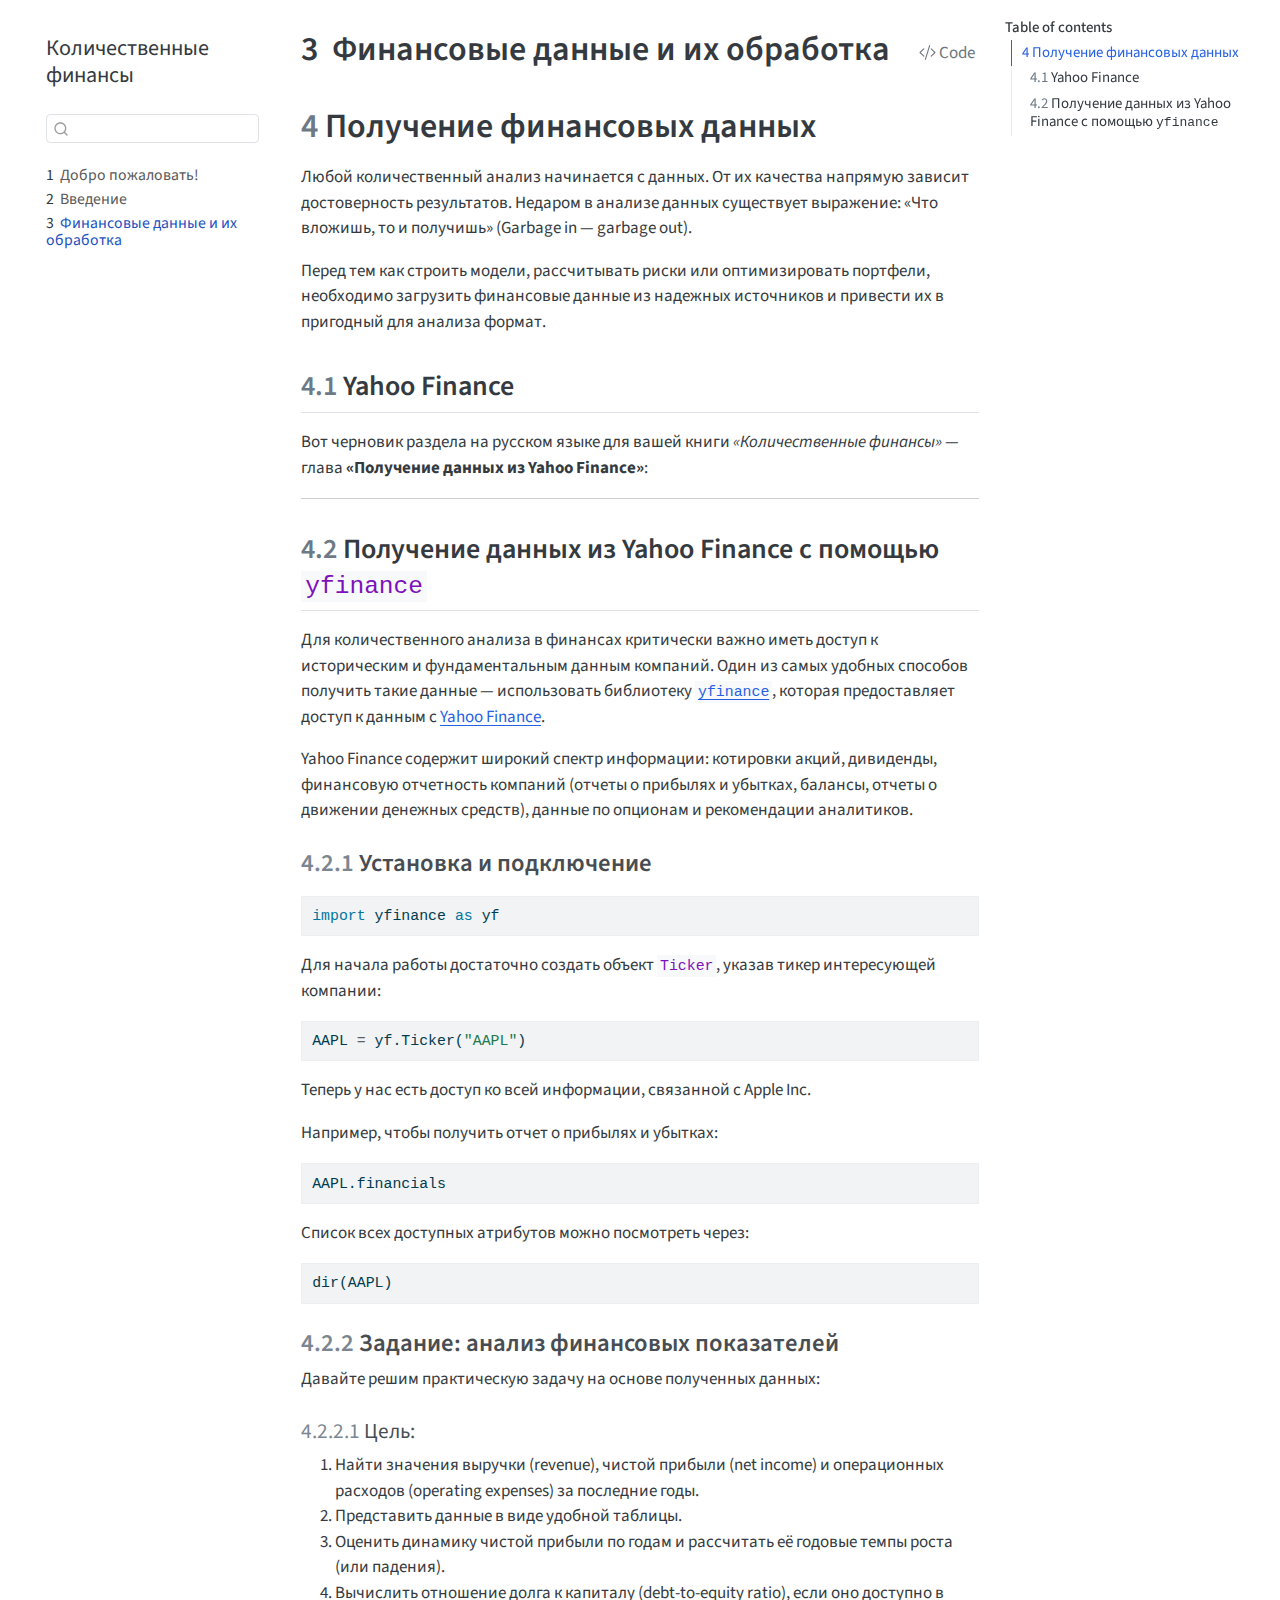
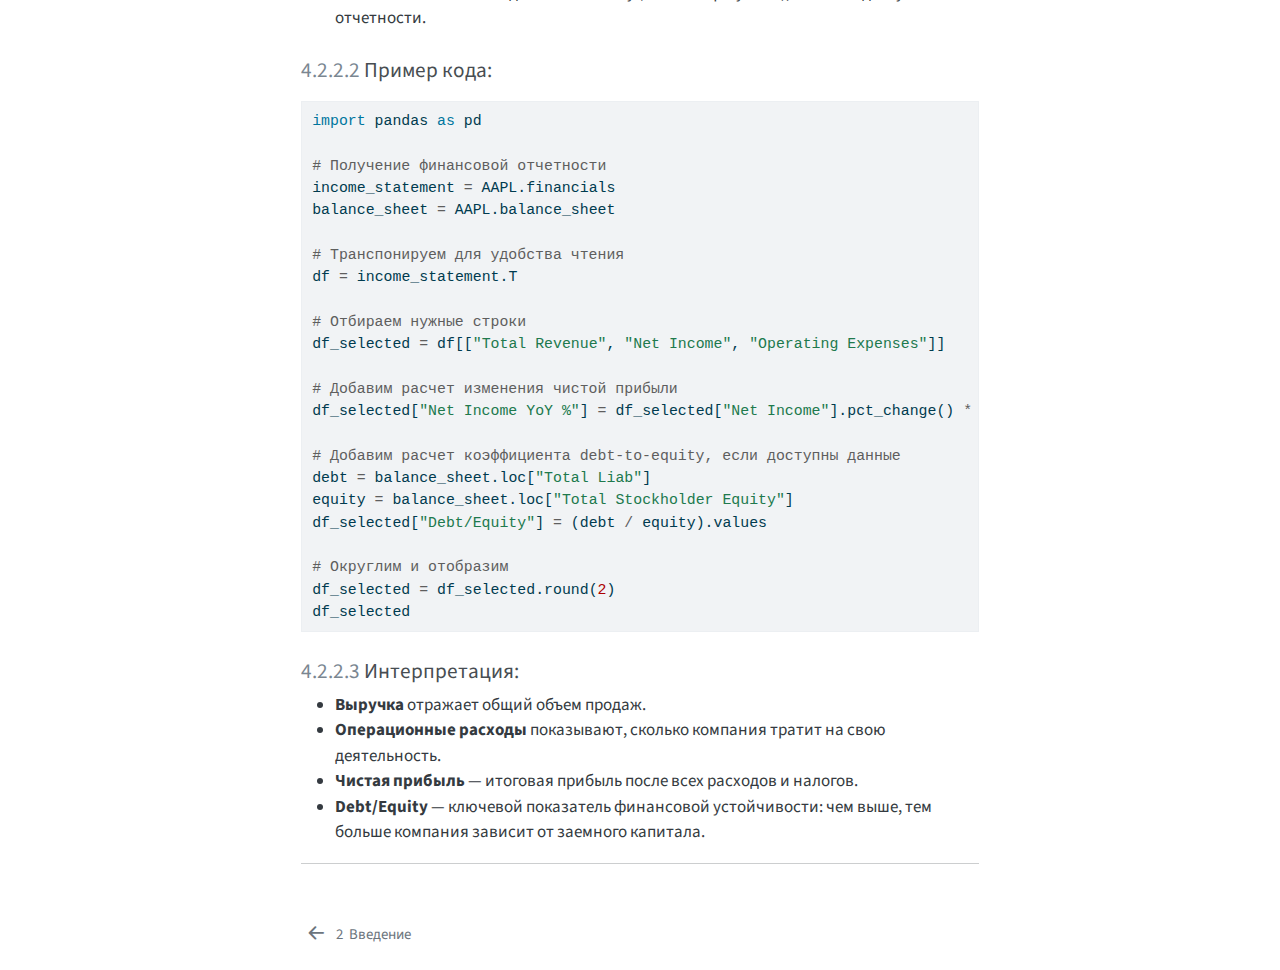
<file: 02-financial-data.html>
<!DOCTYPE html>
<html xmlns="http://www.w3.org/1999/xhtml" lang="en" xml:lang="en"><head>

<meta charset="utf-8">
<meta name="generator" content="quarto-1.7.31">

<meta name="viewport" content="width=device-width, initial-scale=1.0, user-scalable=yes">


<title>3&nbsp; Финансовые данные и их обработка – Количественные финансы</title>
<style>
code{white-space: pre-wrap;}
span.smallcaps{font-variant: small-caps;}
div.columns{display: flex; gap: min(4vw, 1.5em);}
div.column{flex: auto; overflow-x: auto;}
div.hanging-indent{margin-left: 1.5em; text-indent: -1.5em;}
ul.task-list{list-style: none;}
ul.task-list li input[type="checkbox"] {
  width: 0.8em;
  margin: 0 0.8em 0.2em -1em; /* quarto-specific, see https://github.com/quarto-dev/quarto-cli/issues/4556 */ 
  vertical-align: middle;
}
/* CSS for syntax highlighting */
html { -webkit-text-size-adjust: 100%; }
pre > code.sourceCode { white-space: pre; position: relative; }
pre > code.sourceCode > span { display: inline-block; line-height: 1.25; }
pre > code.sourceCode > span:empty { height: 1.2em; }
.sourceCode { overflow: visible; }
code.sourceCode > span { color: inherit; text-decoration: inherit; }
div.sourceCode { margin: 1em 0; }
pre.sourceCode { margin: 0; }
@media screen {
div.sourceCode { overflow: auto; }
}
@media print {
pre > code.sourceCode { white-space: pre-wrap; }
pre > code.sourceCode > span { text-indent: -5em; padding-left: 5em; }
}
pre.numberSource code
  { counter-reset: source-line 0; }
pre.numberSource code > span
  { position: relative; left: -4em; counter-increment: source-line; }
pre.numberSource code > span > a:first-child::before
  { content: counter(source-line);
    position: relative; left: -1em; text-align: right; vertical-align: baseline;
    border: none; display: inline-block;
    -webkit-touch-callout: none; -webkit-user-select: none;
    -khtml-user-select: none; -moz-user-select: none;
    -ms-user-select: none; user-select: none;
    padding: 0 4px; width: 4em;
  }
pre.numberSource { margin-left: 3em;  padding-left: 4px; }
div.sourceCode
  {   }
@media screen {
pre > code.sourceCode > span > a:first-child::before { text-decoration: underline; }
}
</style>


<script src="site_libs/quarto-nav/quarto-nav.js"></script>
<script src="site_libs/quarto-nav/headroom.min.js"></script>
<script src="site_libs/clipboard/clipboard.min.js"></script>
<script src="site_libs/quarto-search/autocomplete.umd.js"></script>
<script src="site_libs/quarto-search/fuse.min.js"></script>
<script src="site_libs/quarto-search/quarto-search.js"></script>
<meta name="quarto:offset" content="./">
<link href="./01-intro.html" rel="prev">
<script src="site_libs/quarto-html/quarto.js" type="module"></script>
<script src="site_libs/quarto-html/tabsets/tabsets.js" type="module"></script>
<script src="site_libs/quarto-html/popper.min.js"></script>
<script src="site_libs/quarto-html/tippy.umd.min.js"></script>
<script src="site_libs/quarto-html/anchor.min.js"></script>
<link href="site_libs/quarto-html/tippy.css" rel="stylesheet">
<link href="site_libs/quarto-html/quarto-syntax-highlighting-e1a5c8363afafaef2c763b6775fbf3ca.css" rel="stylesheet" id="quarto-text-highlighting-styles">
<script src="site_libs/bootstrap/bootstrap.min.js"></script>
<link href="site_libs/bootstrap/bootstrap-icons.css" rel="stylesheet">
<link href="site_libs/bootstrap/bootstrap-364982630eef5352dd1537128a8ed5cb.min.css" rel="stylesheet" append-hash="true" id="quarto-bootstrap" data-mode="light">
<script id="quarto-search-options" type="application/json">{
  "location": "sidebar",
  "copy-button": false,
  "collapse-after": 3,
  "panel-placement": "start",
  "type": "textbox",
  "limit": 50,
  "keyboard-shortcut": [
    "f",
    "/",
    "s"
  ],
  "show-item-context": false,
  "language": {
    "search-no-results-text": "No results",
    "search-matching-documents-text": "matching documents",
    "search-copy-link-title": "Copy link to search",
    "search-hide-matches-text": "Hide additional matches",
    "search-more-match-text": "more match in this document",
    "search-more-matches-text": "more matches in this document",
    "search-clear-button-title": "Clear",
    "search-text-placeholder": "",
    "search-detached-cancel-button-title": "Cancel",
    "search-submit-button-title": "Submit",
    "search-label": "Search"
  }
}</script>


</head>

<body class="nav-sidebar floating quarto-light">

<div id="quarto-search-results"></div>
  <header id="quarto-header" class="headroom fixed-top">
  <nav class="quarto-secondary-nav">
    <div class="container-fluid d-flex">
      <button type="button" class="quarto-btn-toggle btn" data-bs-toggle="collapse" role="button" data-bs-target=".quarto-sidebar-collapse-item" aria-controls="quarto-sidebar" aria-expanded="false" aria-label="Toggle sidebar navigation" onclick="if (window.quartoToggleHeadroom) { window.quartoToggleHeadroom(); }">
        <i class="bi bi-layout-text-sidebar-reverse"></i>
      </button>
        <nav class="quarto-page-breadcrumbs" aria-label="breadcrumb"><ol class="breadcrumb"><li class="breadcrumb-item"><a href="./02-financial-data.html"><span class="chapter-number">3</span>&nbsp; <span class="chapter-title">Финансовые данные и их обработка</span></a></li></ol></nav>
        <a class="flex-grow-1" role="navigation" data-bs-toggle="collapse" data-bs-target=".quarto-sidebar-collapse-item" aria-controls="quarto-sidebar" aria-expanded="false" aria-label="Toggle sidebar navigation" onclick="if (window.quartoToggleHeadroom) { window.quartoToggleHeadroom(); }">      
        </a>
      <button type="button" class="btn quarto-search-button" aria-label="Search" onclick="window.quartoOpenSearch();">
        <i class="bi bi-search"></i>
      </button>
    </div>
  </nav>
</header>
<!-- content -->
<div id="quarto-content" class="quarto-container page-columns page-rows-contents page-layout-article">
<!-- sidebar -->
  <nav id="quarto-sidebar" class="sidebar collapse collapse-horizontal quarto-sidebar-collapse-item sidebar-navigation floating overflow-auto">
    <div class="pt-lg-2 mt-2 text-left sidebar-header">
    <div class="sidebar-title mb-0 py-0">
      <a href="./">Количественные финансы</a> 
    </div>
      </div>
        <div class="mt-2 flex-shrink-0 align-items-center">
        <div class="sidebar-search">
        <div id="quarto-search" class="" title="Search"></div>
        </div>
        </div>
    <div class="sidebar-menu-container"> 
    <ul class="list-unstyled mt-1">
        <li class="sidebar-item">
  <div class="sidebar-item-container"> 
  <a href="./index.html" class="sidebar-item-text sidebar-link">
 <span class="menu-text"><span class="chapter-number">1</span>&nbsp; <span class="chapter-title">Добро пожаловать!</span></span></a>
  </div>
</li>
        <li class="sidebar-item">
  <div class="sidebar-item-container"> 
  <a href="./01-intro.html" class="sidebar-item-text sidebar-link">
 <span class="menu-text"><span class="chapter-number">2</span>&nbsp; <span class="chapter-title">Введение</span></span></a>
  </div>
</li>
        <li class="sidebar-item">
  <div class="sidebar-item-container"> 
  <a href="./02-financial-data.html" class="sidebar-item-text sidebar-link active">
 <span class="menu-text"><span class="chapter-number">3</span>&nbsp; <span class="chapter-title">Финансовые данные и их обработка</span></span></a>
  </div>
</li>
    </ul>
    </div>
</nav>
<div id="quarto-sidebar-glass" class="quarto-sidebar-collapse-item" data-bs-toggle="collapse" data-bs-target=".quarto-sidebar-collapse-item"></div>
<!-- margin-sidebar -->
    <div id="quarto-margin-sidebar" class="sidebar margin-sidebar">
        <nav id="TOC" role="doc-toc" class="toc-active">
    <h2 id="toc-title">Table of contents</h2>
   
  <ul>
  <li><a href="#получение-финансовых-данных" id="toc-получение-финансовых-данных" class="nav-link active" data-scroll-target="#получение-финансовых-данных"><span class="header-section-number">4</span> Получение финансовых данных</a>
  <ul class="collapse">
  <li><a href="#yahoo-finance" id="toc-yahoo-finance" class="nav-link" data-scroll-target="#yahoo-finance"><span class="header-section-number">4.1</span> Yahoo Finance</a></li>
  <li><a href="#получение-данных-из-yahoo-finance-с-помощью-yfinance" id="toc-получение-данных-из-yahoo-finance-с-помощью-yfinance" class="nav-link" data-scroll-target="#получение-данных-из-yahoo-finance-с-помощью-yfinance"><span class="header-section-number">4.2</span> Получение данных из Yahoo Finance с помощью <code>yfinance</code></a>
  <ul class="collapse">
  <li><a href="#установка-и-подключение" id="toc-установка-и-подключение" class="nav-link" data-scroll-target="#установка-и-подключение"><span class="header-section-number">4.2.1</span> Установка и подключение</a></li>
  <li><a href="#задание-анализ-финансовых-показателей" id="toc-задание-анализ-финансовых-показателей" class="nav-link" data-scroll-target="#задание-анализ-финансовых-показателей"><span class="header-section-number">4.2.2</span> Задание: анализ финансовых показателей</a></li>
  </ul></li>
  </ul></li>
  </ul>
</nav>
    </div>
<!-- main -->
<main class="content" id="quarto-document-content">

<header id="title-block-header" class="quarto-title-block default">
<div class="quarto-title">
<div class="quarto-title-block"><div><h1 class="title"><span class="chapter-number">3</span>&nbsp; <span class="chapter-title">Финансовые данные и их обработка</span></h1><button type="button" class="btn code-tools-button" id="quarto-code-tools-source"><i class="bi"></i> Code</button></div></div>
</div>



<div class="quarto-title-meta">

    
  
    
  </div>
  


</header>


<section id="получение-финансовых-данных" class="level1" data-number="4">
<h1 data-number="4"><span class="header-section-number">4</span> Получение финансовых данных</h1>
<p>Любой количественный анализ начинается с данных. От их качества напрямую зависит достоверность результатов. Недаром в анализе данных существует выражение: «Что вложишь, то и получишь» (Garbage in — garbage out).</p>
<p>Перед тем как строить модели, рассчитывать риски или оптимизировать портфели, необходимо загрузить финансовые данные из надежных источников и привести их в пригодный для анализа формат.</p>
<section id="yahoo-finance" class="level2" data-number="4.1">
<h2 data-number="4.1" class="anchored" data-anchor-id="yahoo-finance"><span class="header-section-number">4.1</span> Yahoo Finance</h2>
<p>Вот черновик раздела на русском языке для вашей книги <em>«Количественные финансы»</em> — глава <strong>«Получение данных из Yahoo Finance»</strong>:</p>
<hr>
</section>
<section id="получение-данных-из-yahoo-finance-с-помощью-yfinance" class="level2" data-number="4.2">
<h2 data-number="4.2" class="anchored" data-anchor-id="получение-данных-из-yahoo-finance-с-помощью-yfinance"><span class="header-section-number">4.2</span> Получение данных из Yahoo Finance с помощью <code>yfinance</code></h2>
<p>Для количественного анализа в финансах критически важно иметь доступ к историческим и фундаментальным данным компаний. Один из самых удобных способов получить такие данные — использовать библиотеку <a href="https://pypi.org/project/yfinance/"><code>yfinance</code></a>, которая предоставляет доступ к данным с <a href="https://finance.yahoo.com/">Yahoo Finance</a>.</p>
<p>Yahoo Finance содержит широкий спектр информации: котировки акций, дивиденды, финансовую отчетность компаний (отчеты о прибылях и убытках, балансы, отчеты о движении денежных средств), данные по опционам и рекомендации аналитиков.</p>
<section id="установка-и-подключение" class="level3" data-number="4.2.1">
<h3 data-number="4.2.1" class="anchored" data-anchor-id="установка-и-подключение"><span class="header-section-number">4.2.1</span> Установка и подключение</h3>
<div class="sourceCode" id="cb1"><pre class="sourceCode python code-with-copy"><code class="sourceCode python"><span id="cb1-1"><a href="#cb1-1" aria-hidden="true" tabindex="-1"></a><span class="im">import</span> yfinance <span class="im">as</span> yf</span></code><button title="Copy to Clipboard" class="code-copy-button"><i class="bi"></i></button></pre></div>
<p>Для начала работы достаточно создать объект <code>Ticker</code>, указав тикер интересующей компании:</p>
<div class="sourceCode" id="cb2"><pre class="sourceCode python code-with-copy"><code class="sourceCode python"><span id="cb2-1"><a href="#cb2-1" aria-hidden="true" tabindex="-1"></a>AAPL <span class="op">=</span> yf.Ticker(<span class="st">"AAPL"</span>)</span></code><button title="Copy to Clipboard" class="code-copy-button"><i class="bi"></i></button></pre></div>
<p>Теперь у нас есть доступ ко всей информации, связанной с Apple Inc.</p>
<p>Например, чтобы получить отчет о прибылях и убытках:</p>
<div class="sourceCode" id="cb3"><pre class="sourceCode python code-with-copy"><code class="sourceCode python"><span id="cb3-1"><a href="#cb3-1" aria-hidden="true" tabindex="-1"></a>AAPL.financials</span></code><button title="Copy to Clipboard" class="code-copy-button"><i class="bi"></i></button></pre></div>
<p>Список всех доступных атрибутов можно посмотреть через:</p>
<div class="sourceCode" id="cb4"><pre class="sourceCode python code-with-copy"><code class="sourceCode python"><span id="cb4-1"><a href="#cb4-1" aria-hidden="true" tabindex="-1"></a><span class="bu">dir</span>(AAPL)</span></code><button title="Copy to Clipboard" class="code-copy-button"><i class="bi"></i></button></pre></div>
</section>
<section id="задание-анализ-финансовых-показателей" class="level3" data-number="4.2.2">
<h3 data-number="4.2.2" class="anchored" data-anchor-id="задание-анализ-финансовых-показателей"><span class="header-section-number">4.2.2</span> Задание: анализ финансовых показателей</h3>
<p>Давайте решим практическую задачу на основе полученных данных:</p>
<section id="цель" class="level4" data-number="4.2.2.1">
<h4 data-number="4.2.2.1" class="anchored" data-anchor-id="цель"><span class="header-section-number">4.2.2.1</span> Цель:</h4>
<ol type="1">
<li>Найти значения выручки (revenue), чистой прибыли (net income) и операционных расходов (operating expenses) за последние годы.</li>
<li>Представить данные в виде удобной таблицы.</li>
<li>Оценить динамику чистой прибыли по годам и рассчитать её годовые темпы роста (или падения).</li>
<li>Вычислить отношение долга к капиталу (debt-to-equity ratio), если оно доступно в отчетности.</li>
</ol>
</section>
<section id="пример-кода" class="level4" data-number="4.2.2.2">
<h4 data-number="4.2.2.2" class="anchored" data-anchor-id="пример-кода"><span class="header-section-number">4.2.2.2</span> Пример кода:</h4>
<div class="sourceCode" id="cb5"><pre class="sourceCode python code-with-copy"><code class="sourceCode python"><span id="cb5-1"><a href="#cb5-1" aria-hidden="true" tabindex="-1"></a><span class="im">import</span> pandas <span class="im">as</span> pd</span>
<span id="cb5-2"><a href="#cb5-2" aria-hidden="true" tabindex="-1"></a></span>
<span id="cb5-3"><a href="#cb5-3" aria-hidden="true" tabindex="-1"></a><span class="co"># Получение финансовой отчетности</span></span>
<span id="cb5-4"><a href="#cb5-4" aria-hidden="true" tabindex="-1"></a>income_statement <span class="op">=</span> AAPL.financials</span>
<span id="cb5-5"><a href="#cb5-5" aria-hidden="true" tabindex="-1"></a>balance_sheet <span class="op">=</span> AAPL.balance_sheet</span>
<span id="cb5-6"><a href="#cb5-6" aria-hidden="true" tabindex="-1"></a></span>
<span id="cb5-7"><a href="#cb5-7" aria-hidden="true" tabindex="-1"></a><span class="co"># Транспонируем для удобства чтения</span></span>
<span id="cb5-8"><a href="#cb5-8" aria-hidden="true" tabindex="-1"></a>df <span class="op">=</span> income_statement.T</span>
<span id="cb5-9"><a href="#cb5-9" aria-hidden="true" tabindex="-1"></a></span>
<span id="cb5-10"><a href="#cb5-10" aria-hidden="true" tabindex="-1"></a><span class="co"># Отбираем нужные строки</span></span>
<span id="cb5-11"><a href="#cb5-11" aria-hidden="true" tabindex="-1"></a>df_selected <span class="op">=</span> df[[<span class="st">"Total Revenue"</span>, <span class="st">"Net Income"</span>, <span class="st">"Operating Expenses"</span>]]</span>
<span id="cb5-12"><a href="#cb5-12" aria-hidden="true" tabindex="-1"></a></span>
<span id="cb5-13"><a href="#cb5-13" aria-hidden="true" tabindex="-1"></a><span class="co"># Добавим расчет изменения чистой прибыли</span></span>
<span id="cb5-14"><a href="#cb5-14" aria-hidden="true" tabindex="-1"></a>df_selected[<span class="st">"Net Income YoY %"</span>] <span class="op">=</span> df_selected[<span class="st">"Net Income"</span>].pct_change() <span class="op">*</span> <span class="dv">100</span></span>
<span id="cb5-15"><a href="#cb5-15" aria-hidden="true" tabindex="-1"></a></span>
<span id="cb5-16"><a href="#cb5-16" aria-hidden="true" tabindex="-1"></a><span class="co"># Добавим расчет коэффициента debt-to-equity, если доступны данные</span></span>
<span id="cb5-17"><a href="#cb5-17" aria-hidden="true" tabindex="-1"></a>debt <span class="op">=</span> balance_sheet.loc[<span class="st">"Total Liab"</span>]</span>
<span id="cb5-18"><a href="#cb5-18" aria-hidden="true" tabindex="-1"></a>equity <span class="op">=</span> balance_sheet.loc[<span class="st">"Total Stockholder Equity"</span>]</span>
<span id="cb5-19"><a href="#cb5-19" aria-hidden="true" tabindex="-1"></a>df_selected[<span class="st">"Debt/Equity"</span>] <span class="op">=</span> (debt <span class="op">/</span> equity).values</span>
<span id="cb5-20"><a href="#cb5-20" aria-hidden="true" tabindex="-1"></a></span>
<span id="cb5-21"><a href="#cb5-21" aria-hidden="true" tabindex="-1"></a><span class="co"># Округлим и отобразим</span></span>
<span id="cb5-22"><a href="#cb5-22" aria-hidden="true" tabindex="-1"></a>df_selected <span class="op">=</span> df_selected.<span class="bu">round</span>(<span class="dv">2</span>)</span>
<span id="cb5-23"><a href="#cb5-23" aria-hidden="true" tabindex="-1"></a>df_selected</span></code><button title="Copy to Clipboard" class="code-copy-button"><i class="bi"></i></button></pre></div>
</section>
<section id="интерпретация" class="level4" data-number="4.2.2.3">
<h4 data-number="4.2.2.3" class="anchored" data-anchor-id="интерпретация"><span class="header-section-number">4.2.2.3</span> Интерпретация:</h4>
<ul>
<li><strong>Выручка</strong> отражает общий объем продаж.</li>
<li><strong>Операционные расходы</strong> показывают, сколько компания тратит на свою деятельность.</li>
<li><strong>Чистая прибыль</strong> — итоговая прибыль после всех расходов и налогов.</li>
<li><strong>Debt/Equity</strong> — ключевой показатель финансовой устойчивости: чем выше, тем больше компания зависит от заемного капитала.</li>
</ul>
<hr>


<!-- -->

</section>
</section>
</section>
</section>

</main> <!-- /main -->
<script id="quarto-html-after-body" type="application/javascript">
  window.document.addEventListener("DOMContentLoaded", function (event) {
    const icon = "";
    const anchorJS = new window.AnchorJS();
    anchorJS.options = {
      placement: 'right',
      icon: icon
    };
    anchorJS.add('.anchored');
    const isCodeAnnotation = (el) => {
      for (const clz of el.classList) {
        if (clz.startsWith('code-annotation-')) {                     
          return true;
        }
      }
      return false;
    }
    const onCopySuccess = function(e) {
      // button target
      const button = e.trigger;
      // don't keep focus
      button.blur();
      // flash "checked"
      button.classList.add('code-copy-button-checked');
      var currentTitle = button.getAttribute("title");
      button.setAttribute("title", "Copied!");
      let tooltip;
      if (window.bootstrap) {
        button.setAttribute("data-bs-toggle", "tooltip");
        button.setAttribute("data-bs-placement", "left");
        button.setAttribute("data-bs-title", "Copied!");
        tooltip = new bootstrap.Tooltip(button, 
          { trigger: "manual", 
            customClass: "code-copy-button-tooltip",
            offset: [0, -8]});
        tooltip.show();    
      }
      setTimeout(function() {
        if (tooltip) {
          tooltip.hide();
          button.removeAttribute("data-bs-title");
          button.removeAttribute("data-bs-toggle");
          button.removeAttribute("data-bs-placement");
        }
        button.setAttribute("title", currentTitle);
        button.classList.remove('code-copy-button-checked');
      }, 1000);
      // clear code selection
      e.clearSelection();
    }
    const getTextToCopy = function(trigger) {
        const codeEl = trigger.previousElementSibling.cloneNode(true);
        for (const childEl of codeEl.children) {
          if (isCodeAnnotation(childEl)) {
            childEl.remove();
          }
        }
        return codeEl.innerText;
    }
    const clipboard = new window.ClipboardJS('.code-copy-button:not([data-in-quarto-modal])', {
      text: getTextToCopy
    });
    clipboard.on('success', onCopySuccess);
    if (window.document.getElementById('quarto-embedded-source-code-modal')) {
      const clipboardModal = new window.ClipboardJS('.code-copy-button[data-in-quarto-modal]', {
        text: getTextToCopy,
        container: window.document.getElementById('quarto-embedded-source-code-modal')
      });
      clipboardModal.on('success', onCopySuccess);
    }
    const viewSource = window.document.getElementById('quarto-view-source') ||
                       window.document.getElementById('quarto-code-tools-source');
    if (viewSource) {
      const sourceUrl = viewSource.getAttribute("data-quarto-source-url");
      viewSource.addEventListener("click", function(e) {
        if (sourceUrl) {
          // rstudio viewer pane
          if (/\bcapabilities=\b/.test(window.location)) {
            window.open(sourceUrl);
          } else {
            window.location.href = sourceUrl;
          }
        } else {
          const modal = new bootstrap.Modal(document.getElementById('quarto-embedded-source-code-modal'));
          modal.show();
        }
        return false;
      });
    }
    function toggleCodeHandler(show) {
      return function(e) {
        const detailsSrc = window.document.querySelectorAll(".cell > details > .sourceCode");
        for (let i=0; i<detailsSrc.length; i++) {
          const details = detailsSrc[i].parentElement;
          if (show) {
            details.open = true;
          } else {
            details.removeAttribute("open");
          }
        }
        const cellCodeDivs = window.document.querySelectorAll(".cell > .sourceCode");
        const fromCls = show ? "hidden" : "unhidden";
        const toCls = show ? "unhidden" : "hidden";
        for (let i=0; i<cellCodeDivs.length; i++) {
          const codeDiv = cellCodeDivs[i];
          if (codeDiv.classList.contains(fromCls)) {
            codeDiv.classList.remove(fromCls);
            codeDiv.classList.add(toCls);
          } 
        }
        return false;
      }
    }
    const hideAllCode = window.document.getElementById("quarto-hide-all-code");
    if (hideAllCode) {
      hideAllCode.addEventListener("click", toggleCodeHandler(false));
    }
    const showAllCode = window.document.getElementById("quarto-show-all-code");
    if (showAllCode) {
      showAllCode.addEventListener("click", toggleCodeHandler(true));
    }
      var localhostRegex = new RegExp(/^(?:http|https):\/\/localhost\:?[0-9]*\//);
      var mailtoRegex = new RegExp(/^mailto:/);
        var filterRegex = new RegExp('/' + window.location.host + '/');
      var isInternal = (href) => {
          return filterRegex.test(href) || localhostRegex.test(href) || mailtoRegex.test(href);
      }
      // Inspect non-navigation links and adorn them if external
     var links = window.document.querySelectorAll('a[href]:not(.nav-link):not(.navbar-brand):not(.toc-action):not(.sidebar-link):not(.sidebar-item-toggle):not(.pagination-link):not(.no-external):not([aria-hidden]):not(.dropdown-item):not(.quarto-navigation-tool):not(.about-link)');
      for (var i=0; i<links.length; i++) {
        const link = links[i];
        if (!isInternal(link.href)) {
          // undo the damage that might have been done by quarto-nav.js in the case of
          // links that we want to consider external
          if (link.dataset.originalHref !== undefined) {
            link.href = link.dataset.originalHref;
          }
        }
      }
    function tippyHover(el, contentFn, onTriggerFn, onUntriggerFn) {
      const config = {
        allowHTML: true,
        maxWidth: 500,
        delay: 100,
        arrow: false,
        appendTo: function(el) {
            return el.parentElement;
        },
        interactive: true,
        interactiveBorder: 10,
        theme: 'quarto',
        placement: 'bottom-start',
      };
      if (contentFn) {
        config.content = contentFn;
      }
      if (onTriggerFn) {
        config.onTrigger = onTriggerFn;
      }
      if (onUntriggerFn) {
        config.onUntrigger = onUntriggerFn;
      }
      window.tippy(el, config); 
    }
    const noterefs = window.document.querySelectorAll('a[role="doc-noteref"]');
    for (var i=0; i<noterefs.length; i++) {
      const ref = noterefs[i];
      tippyHover(ref, function() {
        // use id or data attribute instead here
        let href = ref.getAttribute('data-footnote-href') || ref.getAttribute('href');
        try { href = new URL(href).hash; } catch {}
        const id = href.replace(/^#\/?/, "");
        const note = window.document.getElementById(id);
        if (note) {
          return note.innerHTML;
        } else {
          return "";
        }
      });
    }
    const xrefs = window.document.querySelectorAll('a.quarto-xref');
    const processXRef = (id, note) => {
      // Strip column container classes
      const stripColumnClz = (el) => {
        el.classList.remove("page-full", "page-columns");
        if (el.children) {
          for (const child of el.children) {
            stripColumnClz(child);
          }
        }
      }
      stripColumnClz(note)
      if (id === null || id.startsWith('sec-')) {
        // Special case sections, only their first couple elements
        const container = document.createElement("div");
        if (note.children && note.children.length > 2) {
          container.appendChild(note.children[0].cloneNode(true));
          for (let i = 1; i < note.children.length; i++) {
            const child = note.children[i];
            if (child.tagName === "P" && child.innerText === "") {
              continue;
            } else {
              container.appendChild(child.cloneNode(true));
              break;
            }
          }
          if (window.Quarto?.typesetMath) {
            window.Quarto.typesetMath(container);
          }
          return container.innerHTML
        } else {
          if (window.Quarto?.typesetMath) {
            window.Quarto.typesetMath(note);
          }
          return note.innerHTML;
        }
      } else {
        // Remove any anchor links if they are present
        const anchorLink = note.querySelector('a.anchorjs-link');
        if (anchorLink) {
          anchorLink.remove();
        }
        if (window.Quarto?.typesetMath) {
          window.Quarto.typesetMath(note);
        }
        if (note.classList.contains("callout")) {
          return note.outerHTML;
        } else {
          return note.innerHTML;
        }
      }
    }
    for (var i=0; i<xrefs.length; i++) {
      const xref = xrefs[i];
      tippyHover(xref, undefined, function(instance) {
        instance.disable();
        let url = xref.getAttribute('href');
        let hash = undefined; 
        if (url.startsWith('#')) {
          hash = url;
        } else {
          try { hash = new URL(url).hash; } catch {}
        }
        if (hash) {
          const id = hash.replace(/^#\/?/, "");
          const note = window.document.getElementById(id);
          if (note !== null) {
            try {
              const html = processXRef(id, note.cloneNode(true));
              instance.setContent(html);
            } finally {
              instance.enable();
              instance.show();
            }
          } else {
            // See if we can fetch this
            fetch(url.split('#')[0])
            .then(res => res.text())
            .then(html => {
              const parser = new DOMParser();
              const htmlDoc = parser.parseFromString(html, "text/html");
              const note = htmlDoc.getElementById(id);
              if (note !== null) {
                const html = processXRef(id, note);
                instance.setContent(html);
              } 
            }).finally(() => {
              instance.enable();
              instance.show();
            });
          }
        } else {
          // See if we can fetch a full url (with no hash to target)
          // This is a special case and we should probably do some content thinning / targeting
          fetch(url)
          .then(res => res.text())
          .then(html => {
            const parser = new DOMParser();
            const htmlDoc = parser.parseFromString(html, "text/html");
            const note = htmlDoc.querySelector('main.content');
            if (note !== null) {
              // This should only happen for chapter cross references
              // (since there is no id in the URL)
              // remove the first header
              if (note.children.length > 0 && note.children[0].tagName === "HEADER") {
                note.children[0].remove();
              }
              const html = processXRef(null, note);
              instance.setContent(html);
            } 
          }).finally(() => {
            instance.enable();
            instance.show();
          });
        }
      }, function(instance) {
      });
    }
        let selectedAnnoteEl;
        const selectorForAnnotation = ( cell, annotation) => {
          let cellAttr = 'data-code-cell="' + cell + '"';
          let lineAttr = 'data-code-annotation="' +  annotation + '"';
          const selector = 'span[' + cellAttr + '][' + lineAttr + ']';
          return selector;
        }
        const selectCodeLines = (annoteEl) => {
          const doc = window.document;
          const targetCell = annoteEl.getAttribute("data-target-cell");
          const targetAnnotation = annoteEl.getAttribute("data-target-annotation");
          const annoteSpan = window.document.querySelector(selectorForAnnotation(targetCell, targetAnnotation));
          const lines = annoteSpan.getAttribute("data-code-lines").split(",");
          const lineIds = lines.map((line) => {
            return targetCell + "-" + line;
          })
          let top = null;
          let height = null;
          let parent = null;
          if (lineIds.length > 0) {
              //compute the position of the single el (top and bottom and make a div)
              const el = window.document.getElementById(lineIds[0]);
              top = el.offsetTop;
              height = el.offsetHeight;
              parent = el.parentElement.parentElement;
            if (lineIds.length > 1) {
              const lastEl = window.document.getElementById(lineIds[lineIds.length - 1]);
              const bottom = lastEl.offsetTop + lastEl.offsetHeight;
              height = bottom - top;
            }
            if (top !== null && height !== null && parent !== null) {
              // cook up a div (if necessary) and position it 
              let div = window.document.getElementById("code-annotation-line-highlight");
              if (div === null) {
                div = window.document.createElement("div");
                div.setAttribute("id", "code-annotation-line-highlight");
                div.style.position = 'absolute';
                parent.appendChild(div);
              }
              div.style.top = top - 2 + "px";
              div.style.height = height + 4 + "px";
              div.style.left = 0;
              let gutterDiv = window.document.getElementById("code-annotation-line-highlight-gutter");
              if (gutterDiv === null) {
                gutterDiv = window.document.createElement("div");
                gutterDiv.setAttribute("id", "code-annotation-line-highlight-gutter");
                gutterDiv.style.position = 'absolute';
                const codeCell = window.document.getElementById(targetCell);
                const gutter = codeCell.querySelector('.code-annotation-gutter');
                gutter.appendChild(gutterDiv);
              }
              gutterDiv.style.top = top - 2 + "px";
              gutterDiv.style.height = height + 4 + "px";
            }
            selectedAnnoteEl = annoteEl;
          }
        };
        const unselectCodeLines = () => {
          const elementsIds = ["code-annotation-line-highlight", "code-annotation-line-highlight-gutter"];
          elementsIds.forEach((elId) => {
            const div = window.document.getElementById(elId);
            if (div) {
              div.remove();
            }
          });
          selectedAnnoteEl = undefined;
        };
          // Handle positioning of the toggle
      window.addEventListener(
        "resize",
        throttle(() => {
          elRect = undefined;
          if (selectedAnnoteEl) {
            selectCodeLines(selectedAnnoteEl);
          }
        }, 10)
      );
      function throttle(fn, ms) {
      let throttle = false;
      let timer;
        return (...args) => {
          if(!throttle) { // first call gets through
              fn.apply(this, args);
              throttle = true;
          } else { // all the others get throttled
              if(timer) clearTimeout(timer); // cancel #2
              timer = setTimeout(() => {
                fn.apply(this, args);
                timer = throttle = false;
              }, ms);
          }
        };
      }
        // Attach click handler to the DT
        const annoteDls = window.document.querySelectorAll('dt[data-target-cell]');
        for (const annoteDlNode of annoteDls) {
          annoteDlNode.addEventListener('click', (event) => {
            const clickedEl = event.target;
            if (clickedEl !== selectedAnnoteEl) {
              unselectCodeLines();
              const activeEl = window.document.querySelector('dt[data-target-cell].code-annotation-active');
              if (activeEl) {
                activeEl.classList.remove('code-annotation-active');
              }
              selectCodeLines(clickedEl);
              clickedEl.classList.add('code-annotation-active');
            } else {
              // Unselect the line
              unselectCodeLines();
              clickedEl.classList.remove('code-annotation-active');
            }
          });
        }
    const findCites = (el) => {
      const parentEl = el.parentElement;
      if (parentEl) {
        const cites = parentEl.dataset.cites;
        if (cites) {
          return {
            el,
            cites: cites.split(' ')
          };
        } else {
          return findCites(el.parentElement)
        }
      } else {
        return undefined;
      }
    };
    var bibliorefs = window.document.querySelectorAll('a[role="doc-biblioref"]');
    for (var i=0; i<bibliorefs.length; i++) {
      const ref = bibliorefs[i];
      const citeInfo = findCites(ref);
      if (citeInfo) {
        tippyHover(citeInfo.el, function() {
          var popup = window.document.createElement('div');
          citeInfo.cites.forEach(function(cite) {
            var citeDiv = window.document.createElement('div');
            citeDiv.classList.add('hanging-indent');
            citeDiv.classList.add('csl-entry');
            var biblioDiv = window.document.getElementById('ref-' + cite);
            if (biblioDiv) {
              citeDiv.innerHTML = biblioDiv.innerHTML;
            }
            popup.appendChild(citeDiv);
          });
          return popup.innerHTML;
        });
      }
    }
  });
  </script>
<nav class="page-navigation">
  <div class="nav-page nav-page-previous">
      <a href="./01-intro.html" class="pagination-link" aria-label="Введение">
        <i class="bi bi-arrow-left-short"></i> <span class="nav-page-text"><span class="chapter-number">2</span>&nbsp; <span class="chapter-title">Введение</span></span>
      </a>          
  </div>
  <div class="nav-page nav-page-next">
  </div>
</nav><div class="modal fade" id="quarto-embedded-source-code-modal" tabindex="-1" aria-labelledby="quarto-embedded-source-code-modal-label" aria-hidden="true"><div class="modal-dialog modal-dialog-scrollable"><div class="modal-content"><div class="modal-header"><h5 class="modal-title" id="quarto-embedded-source-code-modal-label">Source Code</h5><button class="btn-close" data-bs-dismiss="modal"></button></div><div class="modal-body"><div class="">
<div class="sourceCode" id="cb6" data-shortcodes="false"><pre class="sourceCode markdown code-with-copy"><code class="sourceCode markdown"><span id="cb6-1"><a href="#cb6-1" aria-hidden="true" tabindex="-1"></a><span class="co">---</span></span>
<span id="cb6-2"><a href="#cb6-2" aria-hidden="true" tabindex="-1"></a><span class="an">title:</span><span class="co"> "Финансовые данные и их обработка"</span></span>
<span id="cb6-3"><a href="#cb6-3" aria-hidden="true" tabindex="-1"></a><span class="an">format:</span></span>
<span id="cb6-4"><a href="#cb6-4" aria-hidden="true" tabindex="-1"></a><span class="co">  html:</span></span>
<span id="cb6-5"><a href="#cb6-5" aria-hidden="true" tabindex="-1"></a><span class="co">    toc: true</span></span>
<span id="cb6-6"><a href="#cb6-6" aria-hidden="true" tabindex="-1"></a><span class="co">    code-fold: true</span></span>
<span id="cb6-7"><a href="#cb6-7" aria-hidden="true" tabindex="-1"></a><span class="co">    theme: cosmo</span></span>
<span id="cb6-8"><a href="#cb6-8" aria-hidden="true" tabindex="-1"></a><span class="co">  pdf:</span></span>
<span id="cb6-9"><a href="#cb6-9" aria-hidden="true" tabindex="-1"></a><span class="co">    documentclass: scrbook</span></span>
<span id="cb6-10"><a href="#cb6-10" aria-hidden="true" tabindex="-1"></a><span class="co">---</span></span>
<span id="cb6-11"><a href="#cb6-11" aria-hidden="true" tabindex="-1"></a></span>
<span id="cb6-12"><a href="#cb6-12" aria-hidden="true" tabindex="-1"></a><span class="in">```{r setup, include=FALSE}</span></span>
<span id="cb6-13"><a href="#cb6-13" aria-hidden="true" tabindex="-1"></a><span class="cf">if</span> (knitr<span class="sc">::</span><span class="fu">is_latex_output</span>()) {</span>
<span id="cb6-14"><a href="#cb6-14" aria-hidden="true" tabindex="-1"></a>  knitr<span class="sc">::</span>opts_chunk<span class="sc">$</span><span class="fu">set</span>(</span>
<span id="cb6-15"><a href="#cb6-15" aria-hidden="true" tabindex="-1"></a>    <span class="at">fig.format =</span> <span class="st">"png"</span>,</span>
<span id="cb6-16"><a href="#cb6-16" aria-hidden="true" tabindex="-1"></a>    <span class="at">fig.path =</span> <span class="st">"figures-pdf/"</span></span>
<span id="cb6-17"><a href="#cb6-17" aria-hidden="true" tabindex="-1"></a>  )</span>
<span id="cb6-18"><a href="#cb6-18" aria-hidden="true" tabindex="-1"></a>} <span class="cf">else</span> {</span>
<span id="cb6-19"><a href="#cb6-19" aria-hidden="true" tabindex="-1"></a>  knitr<span class="sc">::</span>opts_chunk<span class="sc">$</span><span class="fu">set</span>(</span>
<span id="cb6-20"><a href="#cb6-20" aria-hidden="true" tabindex="-1"></a>    <span class="at">fig.path =</span> <span class="st">"figures-html/"</span></span>
<span id="cb6-21"><a href="#cb6-21" aria-hidden="true" tabindex="-1"></a>  )</span>
<span id="cb6-22"><a href="#cb6-22" aria-hidden="true" tabindex="-1"></a>}</span>
<span id="cb6-23"><a href="#cb6-23" aria-hidden="true" tabindex="-1"></a><span class="in">```</span></span>
<span id="cb6-24"><a href="#cb6-24" aria-hidden="true" tabindex="-1"></a></span>
<span id="cb6-25"><a href="#cb6-25" aria-hidden="true" tabindex="-1"></a></span>
<span id="cb6-26"><a href="#cb6-26" aria-hidden="true" tabindex="-1"></a><span class="fu"># Получение финансовых данных </span></span>
<span id="cb6-27"><a href="#cb6-27" aria-hidden="true" tabindex="-1"></a></span>
<span id="cb6-28"><a href="#cb6-28" aria-hidden="true" tabindex="-1"></a>Любой количественный анализ начинается с данных. От их качества напрямую зависит достоверность результатов. Недаром в анализе данных существует выражение: «Что вложишь, то и получишь» (Garbage in — garbage out).</span>
<span id="cb6-29"><a href="#cb6-29" aria-hidden="true" tabindex="-1"></a></span>
<span id="cb6-30"><a href="#cb6-30" aria-hidden="true" tabindex="-1"></a>Перед тем как строить модели, рассчитывать риски или оптимизировать портфели, необходимо загрузить финансовые данные из надежных источников и привести их в пригодный для анализа формат.</span>
<span id="cb6-31"><a href="#cb6-31" aria-hidden="true" tabindex="-1"></a></span>
<span id="cb6-32"><a href="#cb6-32" aria-hidden="true" tabindex="-1"></a><span class="fu">## Yahoo Finance </span></span>
<span id="cb6-33"><a href="#cb6-33" aria-hidden="true" tabindex="-1"></a></span>
<span id="cb6-34"><a href="#cb6-34" aria-hidden="true" tabindex="-1"></a>Вот черновик раздела на русском языке для вашей книги *«Количественные финансы»* — глава **«Получение данных из Yahoo Finance»**:</span>
<span id="cb6-35"><a href="#cb6-35" aria-hidden="true" tabindex="-1"></a></span>
<span id="cb6-36"><a href="#cb6-36" aria-hidden="true" tabindex="-1"></a>---</span>
<span id="cb6-37"><a href="#cb6-37" aria-hidden="true" tabindex="-1"></a></span>
<span id="cb6-38"><a href="#cb6-38" aria-hidden="true" tabindex="-1"></a><span class="fu">## Получение данных из Yahoo Finance с помощью `yfinance`</span></span>
<span id="cb6-39"><a href="#cb6-39" aria-hidden="true" tabindex="-1"></a></span>
<span id="cb6-40"><a href="#cb6-40" aria-hidden="true" tabindex="-1"></a>Для количественного анализа в финансах критически важно иметь доступ к историческим и фундаментальным данным компаний. Один из самых удобных способов получить такие данные — использовать библиотеку <span class="co">[</span><span class="ot">`yfinance`</span><span class="co">](https://pypi.org/project/yfinance/)</span>, которая предоставляет доступ к данным с <span class="co">[</span><span class="ot">Yahoo Finance</span><span class="co">](https://finance.yahoo.com/)</span>.</span>
<span id="cb6-41"><a href="#cb6-41" aria-hidden="true" tabindex="-1"></a></span>
<span id="cb6-42"><a href="#cb6-42" aria-hidden="true" tabindex="-1"></a>Yahoo Finance содержит широкий спектр информации: котировки акций, дивиденды, финансовую отчетность компаний (отчеты о прибылях и убытках, балансы, отчеты о движении денежных средств), данные по опционам и рекомендации аналитиков.</span>
<span id="cb6-43"><a href="#cb6-43" aria-hidden="true" tabindex="-1"></a></span>
<span id="cb6-44"><a href="#cb6-44" aria-hidden="true" tabindex="-1"></a><span class="fu">### Установка и подключение</span></span>
<span id="cb6-45"><a href="#cb6-45" aria-hidden="true" tabindex="-1"></a></span>
<span id="cb6-46"><a href="#cb6-46" aria-hidden="true" tabindex="-1"></a><span class="in">```python</span></span>
<span id="cb6-47"><a href="#cb6-47" aria-hidden="true" tabindex="-1"></a><span class="im">import</span> yfinance <span class="im">as</span> yf</span>
<span id="cb6-48"><a href="#cb6-48" aria-hidden="true" tabindex="-1"></a><span class="in">```</span></span>
<span id="cb6-49"><a href="#cb6-49" aria-hidden="true" tabindex="-1"></a></span>
<span id="cb6-50"><a href="#cb6-50" aria-hidden="true" tabindex="-1"></a>Для начала работы достаточно создать объект <span class="in">`Ticker`</span>, указав тикер интересующей компании:</span>
<span id="cb6-51"><a href="#cb6-51" aria-hidden="true" tabindex="-1"></a></span>
<span id="cb6-52"><a href="#cb6-52" aria-hidden="true" tabindex="-1"></a><span class="in">```python</span></span>
<span id="cb6-53"><a href="#cb6-53" aria-hidden="true" tabindex="-1"></a>AAPL <span class="op">=</span> yf.Ticker(<span class="st">"AAPL"</span>)</span>
<span id="cb6-54"><a href="#cb6-54" aria-hidden="true" tabindex="-1"></a><span class="in">```</span></span>
<span id="cb6-55"><a href="#cb6-55" aria-hidden="true" tabindex="-1"></a></span>
<span id="cb6-56"><a href="#cb6-56" aria-hidden="true" tabindex="-1"></a>Теперь у нас есть доступ ко всей информации, связанной с Apple Inc.</span>
<span id="cb6-57"><a href="#cb6-57" aria-hidden="true" tabindex="-1"></a></span>
<span id="cb6-58"><a href="#cb6-58" aria-hidden="true" tabindex="-1"></a>Например, чтобы получить отчет о прибылях и убытках:</span>
<span id="cb6-59"><a href="#cb6-59" aria-hidden="true" tabindex="-1"></a></span>
<span id="cb6-60"><a href="#cb6-60" aria-hidden="true" tabindex="-1"></a><span class="in">```python</span></span>
<span id="cb6-61"><a href="#cb6-61" aria-hidden="true" tabindex="-1"></a>AAPL.financials</span>
<span id="cb6-62"><a href="#cb6-62" aria-hidden="true" tabindex="-1"></a><span class="in">```</span></span>
<span id="cb6-63"><a href="#cb6-63" aria-hidden="true" tabindex="-1"></a></span>
<span id="cb6-64"><a href="#cb6-64" aria-hidden="true" tabindex="-1"></a>Список всех доступных атрибутов можно посмотреть через:</span>
<span id="cb6-65"><a href="#cb6-65" aria-hidden="true" tabindex="-1"></a></span>
<span id="cb6-66"><a href="#cb6-66" aria-hidden="true" tabindex="-1"></a><span class="in">```python</span></span>
<span id="cb6-67"><a href="#cb6-67" aria-hidden="true" tabindex="-1"></a><span class="bu">dir</span>(AAPL)</span>
<span id="cb6-68"><a href="#cb6-68" aria-hidden="true" tabindex="-1"></a><span class="in">```</span></span>
<span id="cb6-69"><a href="#cb6-69" aria-hidden="true" tabindex="-1"></a></span>
<span id="cb6-70"><a href="#cb6-70" aria-hidden="true" tabindex="-1"></a><span class="fu">### Задание: анализ финансовых показателей</span></span>
<span id="cb6-71"><a href="#cb6-71" aria-hidden="true" tabindex="-1"></a></span>
<span id="cb6-72"><a href="#cb6-72" aria-hidden="true" tabindex="-1"></a>Давайте решим практическую задачу на основе полученных данных:</span>
<span id="cb6-73"><a href="#cb6-73" aria-hidden="true" tabindex="-1"></a></span>
<span id="cb6-74"><a href="#cb6-74" aria-hidden="true" tabindex="-1"></a><span class="fu">#### Цель:</span></span>
<span id="cb6-75"><a href="#cb6-75" aria-hidden="true" tabindex="-1"></a></span>
<span id="cb6-76"><a href="#cb6-76" aria-hidden="true" tabindex="-1"></a><span class="ss">1. </span>Найти значения выручки (revenue), чистой прибыли (net income) и операционных расходов (operating expenses) за последние годы.</span>
<span id="cb6-77"><a href="#cb6-77" aria-hidden="true" tabindex="-1"></a><span class="ss">2. </span>Представить данные в виде удобной таблицы.</span>
<span id="cb6-78"><a href="#cb6-78" aria-hidden="true" tabindex="-1"></a><span class="ss">3. </span>Оценить динамику чистой прибыли по годам и рассчитать её годовые темпы роста (или падения).</span>
<span id="cb6-79"><a href="#cb6-79" aria-hidden="true" tabindex="-1"></a><span class="ss">4. </span>Вычислить отношение долга к капиталу (debt-to-equity ratio), если оно доступно в отчетности.</span>
<span id="cb6-80"><a href="#cb6-80" aria-hidden="true" tabindex="-1"></a></span>
<span id="cb6-81"><a href="#cb6-81" aria-hidden="true" tabindex="-1"></a><span class="fu">#### Пример кода:</span></span>
<span id="cb6-82"><a href="#cb6-82" aria-hidden="true" tabindex="-1"></a></span>
<span id="cb6-83"><a href="#cb6-83" aria-hidden="true" tabindex="-1"></a><span class="in">```python</span></span>
<span id="cb6-84"><a href="#cb6-84" aria-hidden="true" tabindex="-1"></a><span class="im">import</span> pandas <span class="im">as</span> pd</span>
<span id="cb6-85"><a href="#cb6-85" aria-hidden="true" tabindex="-1"></a></span>
<span id="cb6-86"><a href="#cb6-86" aria-hidden="true" tabindex="-1"></a><span class="co"># Получение финансовой отчетности</span></span>
<span id="cb6-87"><a href="#cb6-87" aria-hidden="true" tabindex="-1"></a>income_statement <span class="op">=</span> AAPL.financials</span>
<span id="cb6-88"><a href="#cb6-88" aria-hidden="true" tabindex="-1"></a>balance_sheet <span class="op">=</span> AAPL.balance_sheet</span>
<span id="cb6-89"><a href="#cb6-89" aria-hidden="true" tabindex="-1"></a></span>
<span id="cb6-90"><a href="#cb6-90" aria-hidden="true" tabindex="-1"></a><span class="co"># Транспонируем для удобства чтения</span></span>
<span id="cb6-91"><a href="#cb6-91" aria-hidden="true" tabindex="-1"></a>df <span class="op">=</span> income_statement.T</span>
<span id="cb6-92"><a href="#cb6-92" aria-hidden="true" tabindex="-1"></a></span>
<span id="cb6-93"><a href="#cb6-93" aria-hidden="true" tabindex="-1"></a><span class="co"># Отбираем нужные строки</span></span>
<span id="cb6-94"><a href="#cb6-94" aria-hidden="true" tabindex="-1"></a>df_selected <span class="op">=</span> df[[<span class="st">"Total Revenue"</span>, <span class="st">"Net Income"</span>, <span class="st">"Operating Expenses"</span>]]</span>
<span id="cb6-95"><a href="#cb6-95" aria-hidden="true" tabindex="-1"></a></span>
<span id="cb6-96"><a href="#cb6-96" aria-hidden="true" tabindex="-1"></a><span class="co"># Добавим расчет изменения чистой прибыли</span></span>
<span id="cb6-97"><a href="#cb6-97" aria-hidden="true" tabindex="-1"></a>df_selected[<span class="st">"Net Income YoY %"</span>] <span class="op">=</span> df_selected[<span class="st">"Net Income"</span>].pct_change() <span class="op">*</span> <span class="dv">100</span></span>
<span id="cb6-98"><a href="#cb6-98" aria-hidden="true" tabindex="-1"></a></span>
<span id="cb6-99"><a href="#cb6-99" aria-hidden="true" tabindex="-1"></a><span class="co"># Добавим расчет коэффициента debt-to-equity, если доступны данные</span></span>
<span id="cb6-100"><a href="#cb6-100" aria-hidden="true" tabindex="-1"></a>debt <span class="op">=</span> balance_sheet.loc[<span class="st">"Total Liab"</span>]</span>
<span id="cb6-101"><a href="#cb6-101" aria-hidden="true" tabindex="-1"></a>equity <span class="op">=</span> balance_sheet.loc[<span class="st">"Total Stockholder Equity"</span>]</span>
<span id="cb6-102"><a href="#cb6-102" aria-hidden="true" tabindex="-1"></a>df_selected[<span class="st">"Debt/Equity"</span>] <span class="op">=</span> (debt <span class="op">/</span> equity).values</span>
<span id="cb6-103"><a href="#cb6-103" aria-hidden="true" tabindex="-1"></a></span>
<span id="cb6-104"><a href="#cb6-104" aria-hidden="true" tabindex="-1"></a><span class="co"># Округлим и отобразим</span></span>
<span id="cb6-105"><a href="#cb6-105" aria-hidden="true" tabindex="-1"></a>df_selected <span class="op">=</span> df_selected.<span class="bu">round</span>(<span class="dv">2</span>)</span>
<span id="cb6-106"><a href="#cb6-106" aria-hidden="true" tabindex="-1"></a>df_selected</span>
<span id="cb6-107"><a href="#cb6-107" aria-hidden="true" tabindex="-1"></a><span class="in">```</span></span>
<span id="cb6-108"><a href="#cb6-108" aria-hidden="true" tabindex="-1"></a></span>
<span id="cb6-109"><a href="#cb6-109" aria-hidden="true" tabindex="-1"></a><span class="fu">#### Интерпретация:</span></span>
<span id="cb6-110"><a href="#cb6-110" aria-hidden="true" tabindex="-1"></a></span>
<span id="cb6-111"><a href="#cb6-111" aria-hidden="true" tabindex="-1"></a><span class="ss">* </span>**Выручка** отражает общий объем продаж.</span>
<span id="cb6-112"><a href="#cb6-112" aria-hidden="true" tabindex="-1"></a><span class="ss">* </span>**Операционные расходы** показывают, сколько компания тратит на свою деятельность.</span>
<span id="cb6-113"><a href="#cb6-113" aria-hidden="true" tabindex="-1"></a><span class="ss">* </span>**Чистая прибыль** — итоговая прибыль после всех расходов и налогов.</span>
<span id="cb6-114"><a href="#cb6-114" aria-hidden="true" tabindex="-1"></a><span class="ss">* </span>**Debt/Equity** — ключевой показатель финансовой устойчивости: чем выше, тем больше компания зависит от заемного капитала.</span>
<span id="cb6-115"><a href="#cb6-115" aria-hidden="true" tabindex="-1"></a></span>
<span id="cb6-116"><a href="#cb6-116" aria-hidden="true" tabindex="-1"></a>---</span></code><button title="Copy to Clipboard" class="code-copy-button" data-in-quarto-modal=""><i class="bi"></i></button></pre></div>
</div></div></div></div></div>
</div> <!-- /content -->




</body></html>
</file>
<file: site_libs/quarto-html/tippy.css>
.tippy-box[data-animation=fade][data-state=hidden]{opacity:0}[data-tippy-root]{max-width:calc(100vw - 10px)}.tippy-box{position:relative;background-color:#333;color:#fff;border-radius:4px;font-size:14px;line-height:1.4;white-space:normal;outline:0;transition-property:transform,visibility,opacity}.tippy-box[data-placement^=top]>.tippy-arrow{bottom:0}.tippy-box[data-placement^=top]>.tippy-arrow:before{bottom:-7px;left:0;border-width:8px 8px 0;border-top-color:initial;transform-origin:center top}.tippy-box[data-placement^=bottom]>.tippy-arrow{top:0}.tippy-box[data-placement^=bottom]>.tippy-arrow:before{top:-7px;left:0;border-width:0 8px 8px;border-bottom-color:initial;transform-origin:center bottom}.tippy-box[data-placement^=left]>.tippy-arrow{right:0}.tippy-box[data-placement^=left]>.tippy-arrow:before{border-width:8px 0 8px 8px;border-left-color:initial;right:-7px;transform-origin:center left}.tippy-box[data-placement^=right]>.tippy-arrow{left:0}.tippy-box[data-placement^=right]>.tippy-arrow:before{left:-7px;border-width:8px 8px 8px 0;border-right-color:initial;transform-origin:center right}.tippy-box[data-inertia][data-state=visible]{transition-timing-function:cubic-bezier(.54,1.5,.38,1.11)}.tippy-arrow{width:16px;height:16px;color:#333}.tippy-arrow:before{content:"";position:absolute;border-color:transparent;border-style:solid}.tippy-content{position:relative;padding:5px 9px;z-index:1}
</file>
<file: site_libs/quarto-html/quarto-syntax-highlighting-e1a5c8363afafaef2c763b6775fbf3ca.css>
/* quarto syntax highlight colors */
:root {
  --quarto-hl-ot-color: #003B4F;
  --quarto-hl-at-color: #657422;
  --quarto-hl-ss-color: #20794D;
  --quarto-hl-an-color: #5E5E5E;
  --quarto-hl-fu-color: #4758AB;
  --quarto-hl-st-color: #20794D;
  --quarto-hl-cf-color: #003B4F;
  --quarto-hl-op-color: #5E5E5E;
  --quarto-hl-er-color: #AD0000;
  --quarto-hl-bn-color: #AD0000;
  --quarto-hl-al-color: #AD0000;
  --quarto-hl-va-color: #111111;
  --quarto-hl-bu-color: inherit;
  --quarto-hl-ex-color: inherit;
  --quarto-hl-pp-color: #AD0000;
  --quarto-hl-in-color: #5E5E5E;
  --quarto-hl-vs-color: #20794D;
  --quarto-hl-wa-color: #5E5E5E;
  --quarto-hl-do-color: #5E5E5E;
  --quarto-hl-im-color: #00769E;
  --quarto-hl-ch-color: #20794D;
  --quarto-hl-dt-color: #AD0000;
  --quarto-hl-fl-color: #AD0000;
  --quarto-hl-co-color: #5E5E5E;
  --quarto-hl-cv-color: #5E5E5E;
  --quarto-hl-cn-color: #8f5902;
  --quarto-hl-sc-color: #5E5E5E;
  --quarto-hl-dv-color: #AD0000;
  --quarto-hl-kw-color: #003B4F;
}

/* other quarto variables */
:root {
  --quarto-font-monospace: SFMono-Regular, Menlo, Monaco, Consolas, "Liberation Mono", "Courier New", monospace;
}

/* syntax highlight based on Pandoc's rules */
pre > code.sourceCode > span {
  color: #003B4F;
}

code.sourceCode > span {
  color: #003B4F;
}

div.sourceCode,
div.sourceCode pre.sourceCode {
  color: #003B4F;
}

/* Normal */
code span {
  color: #003B4F;
}

/* Alert */
code span.al {
  color: #AD0000;
  font-style: inherit;
}

/* Annotation */
code span.an {
  color: #5E5E5E;
  font-style: inherit;
}

/* Attribute */
code span.at {
  color: #657422;
  font-style: inherit;
}

/* BaseN */
code span.bn {
  color: #AD0000;
  font-style: inherit;
}

/* BuiltIn */
code span.bu {
  font-style: inherit;
}

/* ControlFlow */
code span.cf {
  color: #003B4F;
  font-weight: bold;
  font-style: inherit;
}

/* Char */
code span.ch {
  color: #20794D;
  font-style: inherit;
}

/* Constant */
code span.cn {
  color: #8f5902;
  font-style: inherit;
}

/* Comment */
code span.co {
  color: #5E5E5E;
  font-style: inherit;
}

/* CommentVar */
code span.cv {
  color: #5E5E5E;
  font-style: italic;
}

/* Documentation */
code span.do {
  color: #5E5E5E;
  font-style: italic;
}

/* DataType */
code span.dt {
  color: #AD0000;
  font-style: inherit;
}

/* DecVal */
code span.dv {
  color: #AD0000;
  font-style: inherit;
}

/* Error */
code span.er {
  color: #AD0000;
  font-style: inherit;
}

/* Extension */
code span.ex {
  font-style: inherit;
}

/* Float */
code span.fl {
  color: #AD0000;
  font-style: inherit;
}

/* Function */
code span.fu {
  color: #4758AB;
  font-style: inherit;
}

/* Import */
code span.im {
  color: #00769E;
  font-style: inherit;
}

/* Information */
code span.in {
  color: #5E5E5E;
  font-style: inherit;
}

/* Keyword */
code span.kw {
  color: #003B4F;
  font-weight: bold;
  font-style: inherit;
}

/* Operator */
code span.op {
  color: #5E5E5E;
  font-style: inherit;
}

/* Other */
code span.ot {
  color: #003B4F;
  font-style: inherit;
}

/* Preprocessor */
code span.pp {
  color: #AD0000;
  font-style: inherit;
}

/* SpecialChar */
code span.sc {
  color: #5E5E5E;
  font-style: inherit;
}

/* SpecialString */
code span.ss {
  color: #20794D;
  font-style: inherit;
}

/* String */
code span.st {
  color: #20794D;
  font-style: inherit;
}

/* Variable */
code span.va {
  color: #111111;
  font-style: inherit;
}

/* VerbatimString */
code span.vs {
  color: #20794D;
  font-style: inherit;
}

/* Warning */
code span.wa {
  color: #5E5E5E;
  font-style: italic;
}

.prevent-inlining {
  content: "</";
}

/*# sourceMappingURL=c735b2cac6c846c1abc72f5ce1520814.css.map */
</file>
